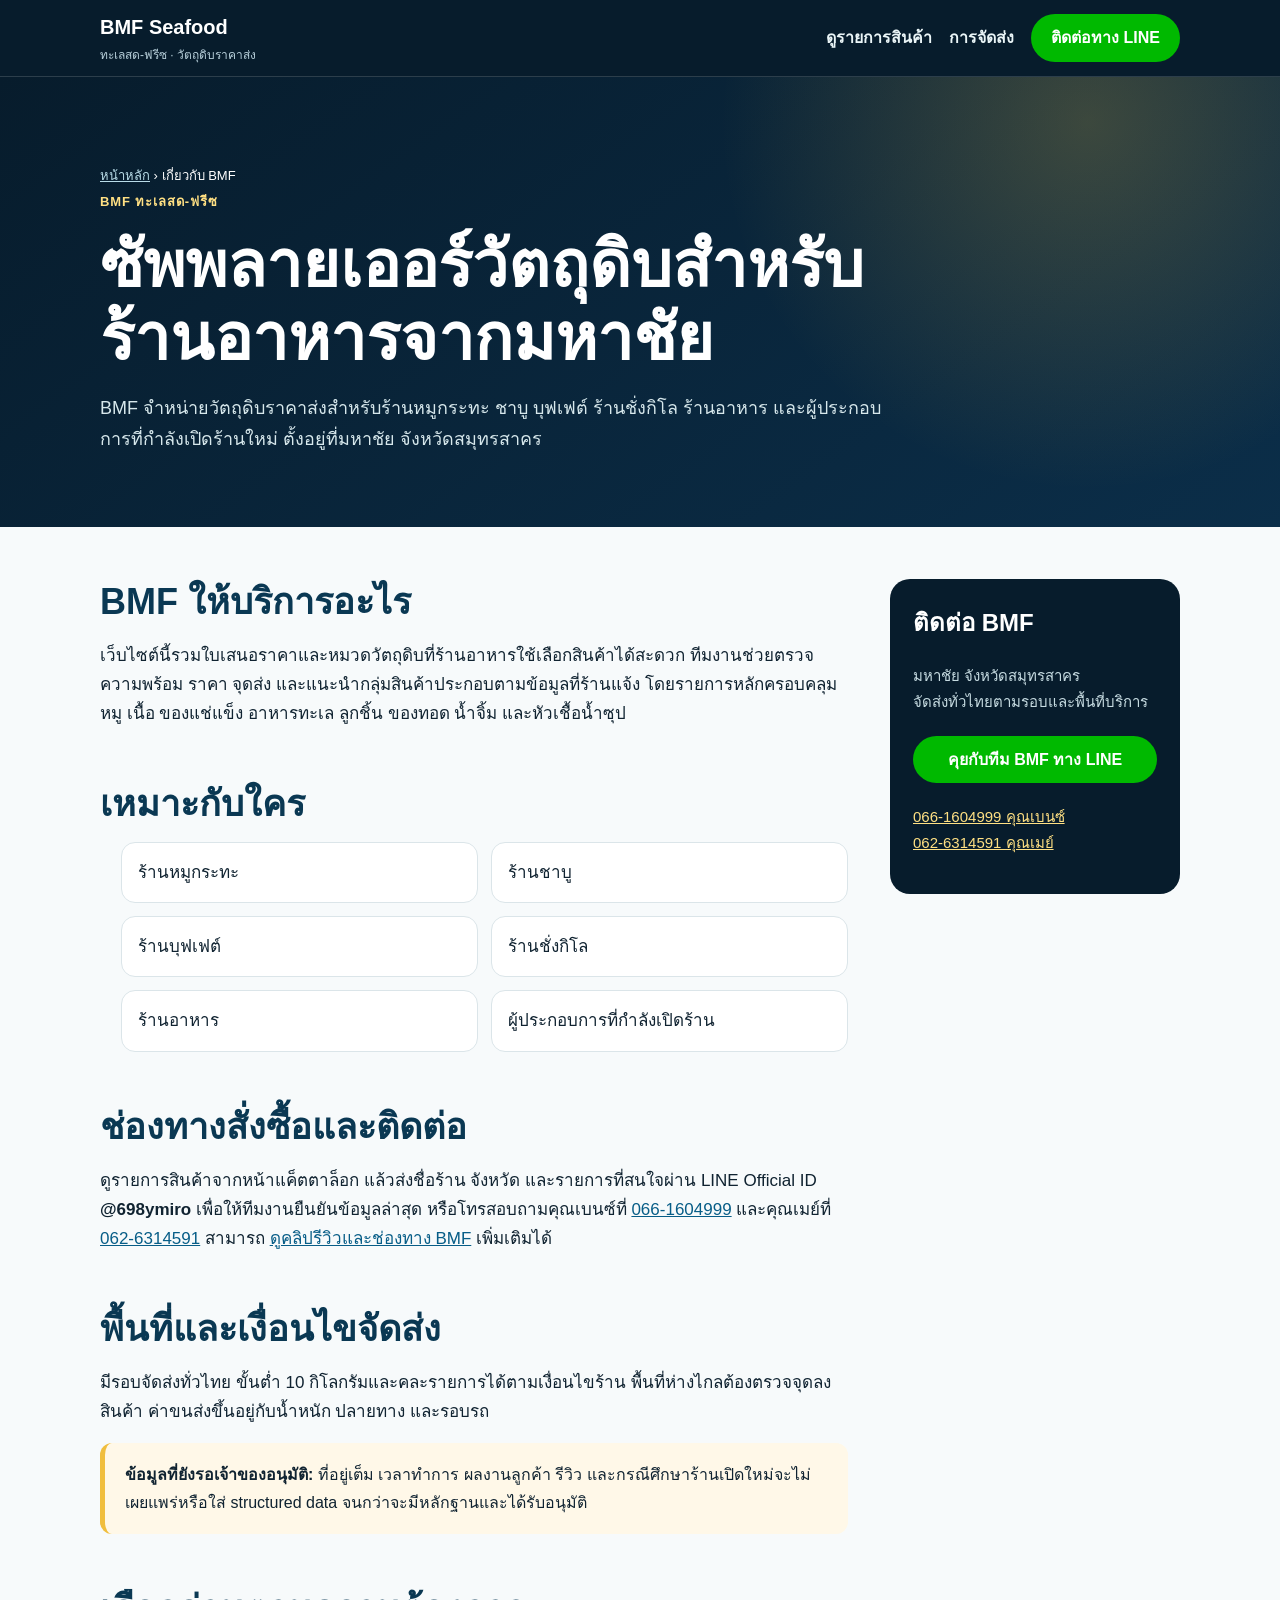
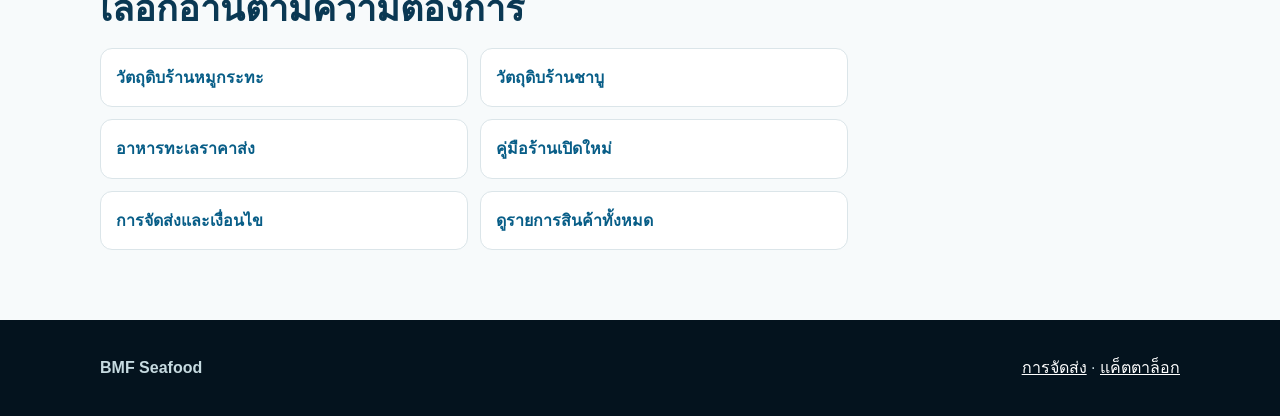
<file: about-bmf/index.html>
<!doctype html><html lang="th"><head><meta charset="utf-8"><meta name="viewport" content="width=device-width,initial-scale=1"><title>เกี่ยวกับ BMF ทะเลสด-ฟรีซ | วัตถุดิบราคาส่ง</title><meta name="description" content="รู้จัก BMF ทะเลสด-ฟรีซ ผู้จำหน่ายวัตถุดิบราคาส่งสำหรับร้านหมูกระทะ ชาบู บุฟเฟต์ ร้านอาหาร และผู้ประกอบการร้านใหม่ จากมหาชัย"><link rel="canonical" href="https://price.bmf-seafood.com/about-bmf/"><meta property="og:type" content="article"><meta property="og:locale" content="th_TH"><meta property="og:title" content="เกี่ยวกับ BMF ทะเลสด-ฟรีซ"><meta property="og:description" content="ข้อมูลบริการ ช่องทางติดต่อ และพื้นที่จัดส่งของ BMF"><meta property="og:url" content="https://price.bmf-seafood.com/about-bmf/"><meta property="og:image" content="https://price.bmf-seafood.com/assets/bmf-bear-logo-transparent.png"><meta name="bmf-ga4-id" content=""><link rel="stylesheet" href="/seo-pages.css"><script type="application/ld+json">{"@context":"https://schema.org","@type":"BreadcrumbList","itemListElement":[{"@type":"ListItem","position":1,"name":"หน้าหลัก","item":"https://price.bmf-seafood.com/"},{"@type":"ListItem","position":2,"name":"เกี่ยวกับ BMF","item":"https://price.bmf-seafood.com/about-bmf/"}]}</script></head><body>
<header class="site-header"><div class="shell header-inner"><a class="brand" href="/">BMF Seafood<span>ทะเลสด-ฟรีซ · วัตถุดิบราคาส่ง</span></a><nav class="header-nav"><a href="/">ดูรายการสินค้า</a><a href="/delivery/">การจัดส่ง</a><a class="line-button" href="https://lin.ee/efzRzmW" target="_blank" rel="noopener">ติดต่อทาง LINE</a></nav></div></header><main><section class="hero"><div class="shell"><nav class="breadcrumbs"><a href="/">หน้าหลัก</a> › เกี่ยวกับ BMF</nav><span class="eyebrow">BMF ทะเลสด-ฟรีซ</span><h1>ซัพพลายเออร์วัตถุดิบสำหรับร้านอาหารจากมหาชัย</h1><p>BMF จำหน่ายวัตถุดิบราคาส่งสำหรับร้านหมูกระทะ ชาบู บุฟเฟต์ ร้านชั่งกิโล ร้านอาหาร และผู้ประกอบการที่กำลังเปิดร้านใหม่ ตั้งอยู่ที่มหาชัย จังหวัดสมุทรสาคร</p></div></section><div class="shell content"><article class="article"><h2>BMF ให้บริการอะไร</h2><p>เว็บไซต์นี้รวมใบเสนอราคาและหมวดวัตถุดิบที่ร้านอาหารใช้เลือกสินค้าได้สะดวก ทีมงานช่วยตรวจความพร้อม ราคา จุดส่ง และแนะนำกลุ่มสินค้าประกอบตามข้อมูลที่ร้านแจ้ง โดยรายการหลักครอบคลุมหมู เนื้อ ของแช่แข็ง อาหารทะเล ลูกชิ้น ของทอด น้ำจิ้ม และหัวเชื้อน้ำซุป</p><h2>เหมาะกับใคร</h2><ul class="product-list"><li>ร้านหมูกระทะ</li><li>ร้านชาบู</li><li>ร้านบุฟเฟต์</li><li>ร้านชั่งกิโล</li><li>ร้านอาหาร</li><li>ผู้ประกอบการที่กำลังเปิดร้าน</li></ul><h2>ช่องทางสั่งซื้อและติดต่อ</h2><p>ดูรายการสินค้าจากหน้าแค็ตตาล็อก แล้วส่งชื่อร้าน จังหวัด และรายการที่สนใจผ่าน LINE Official ID <strong>@698ymiro</strong> เพื่อให้ทีมงานยืนยันข้อมูลล่าสุด หรือโทรสอบถามคุณเบนซ์ที่ <a href="tel:0661604999">066-1604999</a> และคุณเมย์ที่ <a href="tel:0626314591">062-6314591</a> สามารถ <a href="https://www.openlink.co/bmf" target="_blank" rel="noopener">ดูคลิปรีวิวและช่องทาง BMF</a> เพิ่มเติมได้</p><h2>พื้นที่และเงื่อนไขจัดส่ง</h2><p>มีรอบจัดส่งทั่วไทย ขั้นต่ำ 10 กิโลกรัมและคละรายการได้ตามเงื่อนไขร้าน พื้นที่ห่างไกลต้องตรวจจุดลงสินค้า ค่าขนส่งขึ้นอยู่กับน้ำหนัก ปลายทาง และรอบรถ</p><div class="notice"><strong>ข้อมูลที่ยังรอเจ้าของอนุมัติ:</strong> ที่อยู่เต็ม เวลาทำการ ผลงานลูกค้า รีวิว และกรณีศึกษาร้านเปิดใหม่จะไม่เผยแพร่หรือใส่ structured data จนกว่าจะมีหลักฐานและได้รับอนุมัติ</div><h2>เลือกอ่านตามความต้องการ</h2><div class="link-grid"><a href="/wholesale-mookata/">วัตถุดิบร้านหมูกระทะ</a><a href="/shabu-supplies/">วัตถุดิบร้านชาบู</a><a href="/seafood-wholesale/">อาหารทะเลราคาส่ง</a><a href="/restaurant-startup/">คู่มือร้านเปิดใหม่</a><a href="/delivery/">การจัดส่งและเงื่อนไข</a><a href="/">ดูรายการสินค้าทั้งหมด</a></div></article><aside><div class="side-card"><h2>ติดต่อ BMF</h2><p>มหาชัย จังหวัดสมุทรสาคร<br>จัดส่งทั่วไทยตามรอบและพื้นที่บริการ</p><a class="cta" href="https://lin.ee/efzRzmW" target="_blank" rel="noopener">คุยกับทีม BMF ทาง LINE</a><p><a href="tel:0661604999">066-1604999 คุณเบนซ์</a><br><a href="tel:0626314591">062-6314591 คุณเมย์</a></p></div></aside></div></main><footer class="footer"><div class="shell footer-inner"><strong>BMF Seafood</strong><div><a href="/delivery/">การจัดส่ง</a> · <a href="/">แค็ตตาล็อก</a></div></div></footer><a class="mobile-line" href="https://lin.ee/efzRzmW" target="_blank" rel="noopener">ติดต่อ BMF ทาง LINE</a><script src="/analytics.js" defer></script></body></html>
</file>
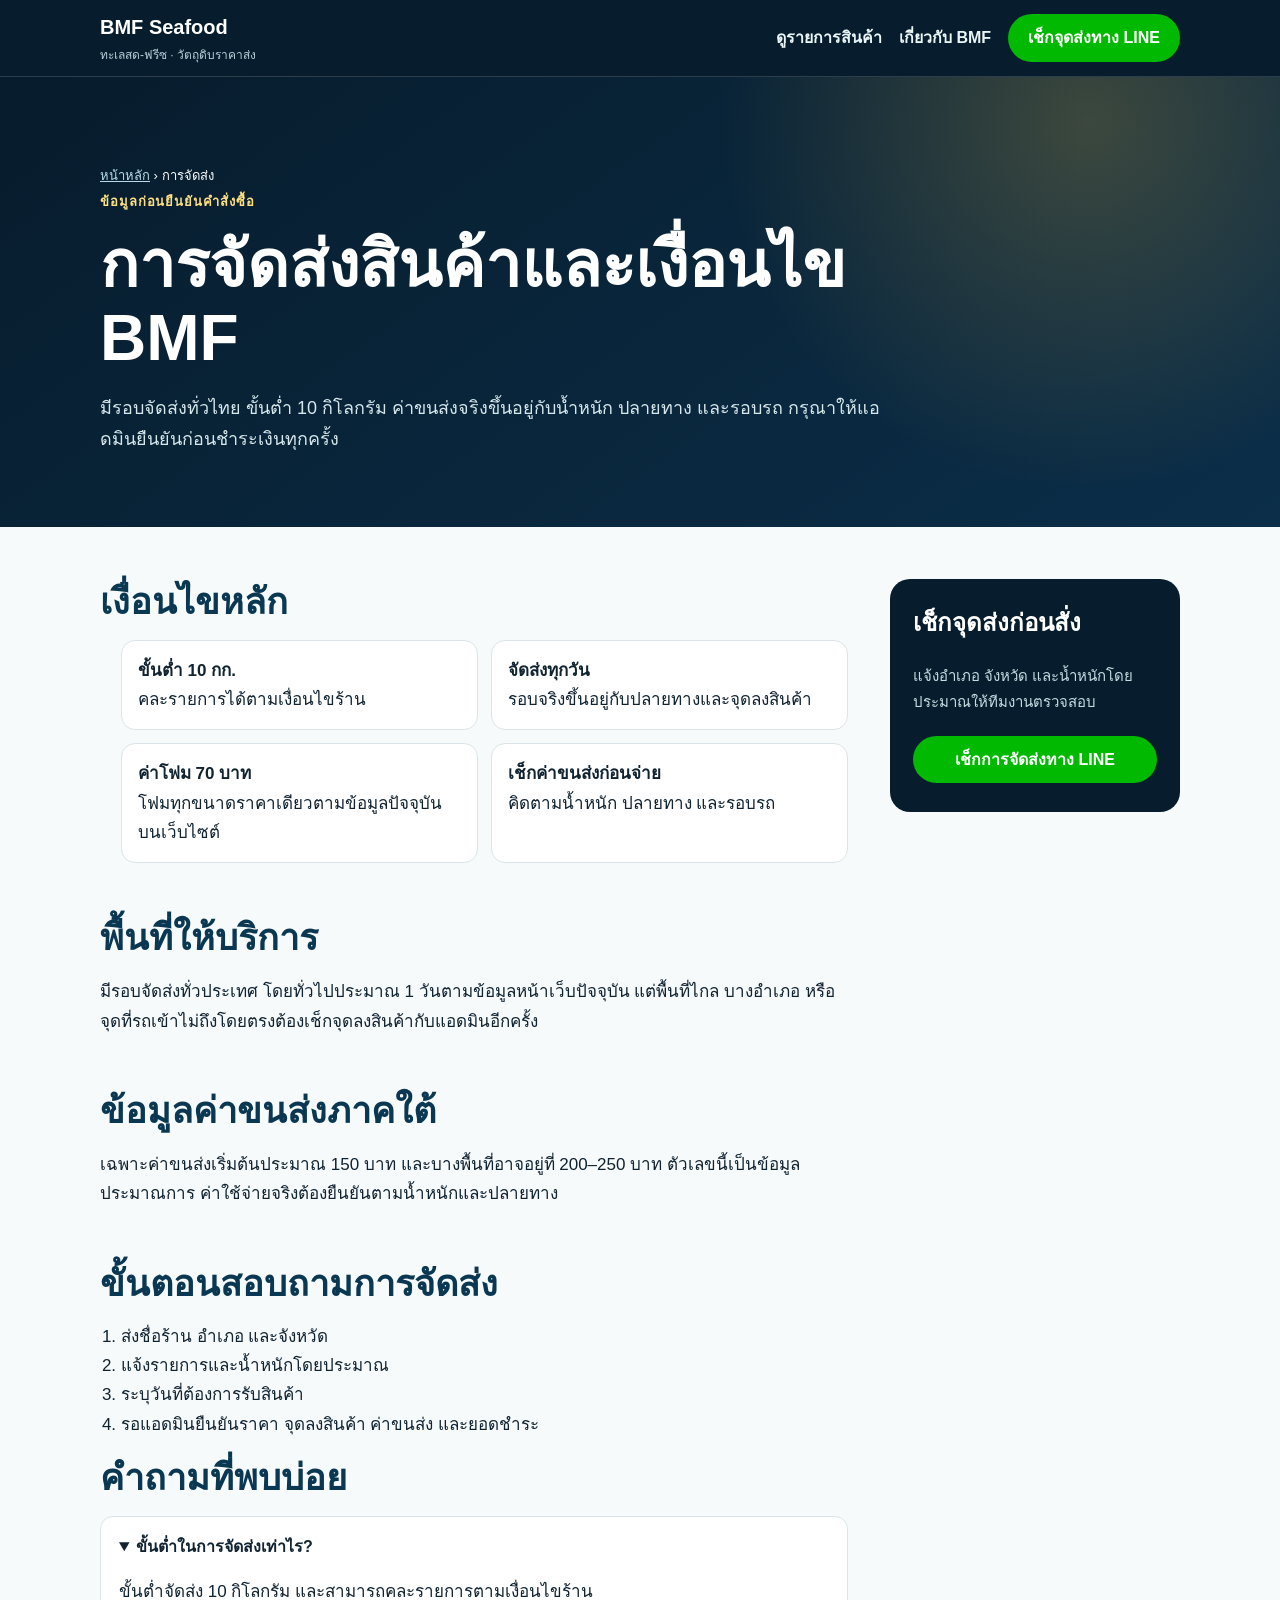
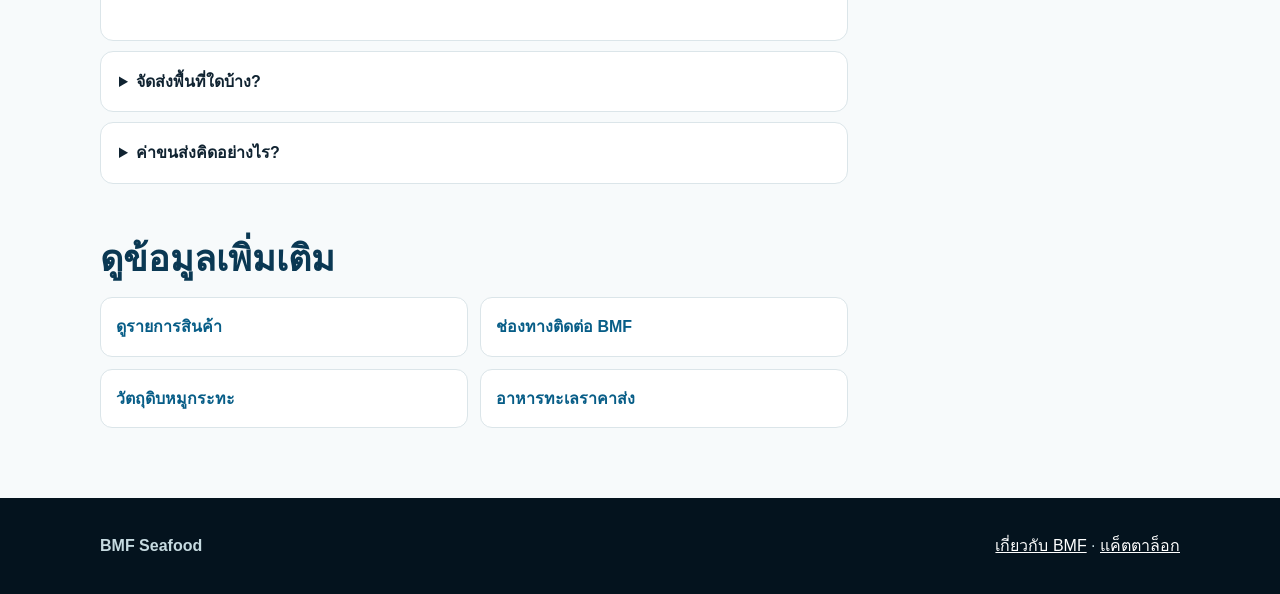
<file: delivery/index.html>
<!doctype html><html lang="th"><head><meta charset="utf-8"><meta name="viewport" content="width=device-width,initial-scale=1"><title>การจัดส่งวัตถุดิบและเงื่อนไข | BMF Seafood</title><meta name="description" content="ข้อมูลการจัดส่ง BMF ขั้นต่ำ 10 กก. รอบส่งทั่วไทย ค่าโฟม 70 บาท และเงื่อนไขค่าขนส่งตามน้ำหนัก ปลายทาง และรอบรถ"><link rel="canonical" href="https://price.bmf-seafood.com/delivery/"><meta property="og:type" content="article"><meta property="og:locale" content="th_TH"><meta property="og:title" content="การจัดส่งและเงื่อนไข | BMF Seafood"><meta property="og:description" content="ตรวจขั้นต่ำ ค่าโฟม พื้นที่บริการ และวิธียืนยันค่าขนส่งก่อนสั่งซื้อ"><meta property="og:url" content="https://price.bmf-seafood.com/delivery/"><meta property="og:image" content="https://price.bmf-seafood.com/assets/bmf-bear-logo-transparent.png"><meta name="bmf-ga4-id" content=""><link rel="stylesheet" href="/seo-pages.css"><script type="application/ld+json">{"@context":"https://schema.org","@graph":[{"@type":"BreadcrumbList","itemListElement":[{"@type":"ListItem","position":1,"name":"หน้าหลัก","item":"https://price.bmf-seafood.com/"},{"@type":"ListItem","position":2,"name":"การจัดส่ง","item":"https://price.bmf-seafood.com/delivery/"}]},{"@type":"FAQPage","mainEntity":[{"@type":"Question","name":"ขั้นต่ำในการจัดส่งเท่าไร","acceptedAnswer":{"@type":"Answer","text":"ขั้นต่ำจัดส่ง 10 กิโลกรัม และสามารถคละรายการตามเงื่อนไขร้าน"}},{"@type":"Question","name":"จัดส่งพื้นที่ใดบ้าง","acceptedAnswer":{"@type":"Answer","text":"BMF มีรอบจัดส่งทั่วไทย พื้นที่ไกลหรือบางอำเภอต้องยืนยันจุดลงสินค้ากับแอดมิน"}},{"@type":"Question","name":"ค่าขนส่งคิดอย่างไร","acceptedAnswer":{"@type":"Answer","text":"ค่าขนส่งจริงขึ้นอยู่กับน้ำหนัก ปลายทาง และรอบรถ ต้องยืนยันกับแอดมินก่อนชำระเงิน"}}]}]}</script></head><body>
<header class="site-header"><div class="shell header-inner"><a class="brand" href="/">BMF Seafood<span>ทะเลสด-ฟรีซ · วัตถุดิบราคาส่ง</span></a><nav class="header-nav"><a href="/">ดูรายการสินค้า</a><a href="/about-bmf/">เกี่ยวกับ BMF</a><a class="line-button" href="https://lin.ee/efzRzmW" target="_blank" rel="noopener">เช็กจุดส่งทาง LINE</a></nav></div></header><main><section class="hero"><div class="shell"><nav class="breadcrumbs"><a href="/">หน้าหลัก</a> › การจัดส่ง</nav><span class="eyebrow">ข้อมูลก่อนยืนยันคำสั่งซื้อ</span><h1>การจัดส่งสินค้าและเงื่อนไข BMF</h1><p>มีรอบจัดส่งทั่วไทย ขั้นต่ำ 10 กิโลกรัม ค่าขนส่งจริงขึ้นอยู่กับน้ำหนัก ปลายทาง และรอบรถ กรุณาให้แอดมินยืนยันก่อนชำระเงินทุกครั้ง</p></div></section><div class="shell content"><article class="article"><h2>เงื่อนไขหลัก</h2><ul class="product-list"><li><strong>ขั้นต่ำ 10 กก.</strong><br>คละรายการได้ตามเงื่อนไขร้าน</li><li><strong>จัดส่งทุกวัน</strong><br>รอบจริงขึ้นอยู่กับปลายทางและจุดลงสินค้า</li><li><strong>ค่าโฟม 70 บาท</strong><br>โฟมทุกขนาดราคาเดียวตามข้อมูลปัจจุบันบนเว็บไซต์</li><li><strong>เช็กค่าขนส่งก่อนจ่าย</strong><br>คิดตามน้ำหนัก ปลายทาง และรอบรถ</li></ul><h2>พื้นที่ให้บริการ</h2><p>มีรอบจัดส่งทั่วประเทศ โดยทั่วไปประมาณ 1 วันตามข้อมูลหน้าเว็บปัจจุบัน แต่พื้นที่ไกล บางอำเภอ หรือจุดที่รถเข้าไม่ถึงโดยตรงต้องเช็กจุดลงสินค้ากับแอดมินอีกครั้ง</p><h2>ข้อมูลค่าขนส่งภาคใต้</h2><p>เฉพาะค่าขนส่งเริ่มต้นประมาณ 150 บาท และบางพื้นที่อาจอยู่ที่ 200–250 บาท ตัวเลขนี้เป็นข้อมูลประมาณการ ค่าใช้จ่ายจริงต้องยืนยันตามน้ำหนักและปลายทาง</p><h2>ขั้นตอนสอบถามการจัดส่ง</h2><ol><li>ส่งชื่อร้าน อำเภอ และจังหวัด</li><li>แจ้งรายการและน้ำหนักโดยประมาณ</li><li>ระบุวันที่ต้องการรับสินค้า</li><li>รอแอดมินยืนยันราคา จุดลงสินค้า ค่าขนส่ง และยอดชำระ</li></ol><section class="faq"><h2>คำถามที่พบบ่อย</h2><details open><summary>ขั้นต่ำในการจัดส่งเท่าไร?</summary><p>ขั้นต่ำจัดส่ง 10 กิโลกรัม และสามารถคละรายการตามเงื่อนไขร้าน</p></details><details><summary>จัดส่งพื้นที่ใดบ้าง?</summary><p>BMF มีรอบจัดส่งทั่วไทย พื้นที่ไกลหรือบางอำเภอต้องยืนยันจุดลงสินค้ากับแอดมิน</p></details><details><summary>ค่าขนส่งคิดอย่างไร?</summary><p>ค่าขนส่งจริงขึ้นอยู่กับน้ำหนัก ปลายทาง และรอบรถ ต้องยืนยันกับแอดมินก่อนชำระเงิน</p></details></section><h2>ดูข้อมูลเพิ่มเติม</h2><div class="link-grid"><a href="/">ดูรายการสินค้า</a><a href="/about-bmf/">ช่องทางติดต่อ BMF</a><a href="/wholesale-mookata/">วัตถุดิบหมูกระทะ</a><a href="/seafood-wholesale/">อาหารทะเลราคาส่ง</a></div></article><aside><div class="side-card"><h2>เช็กจุดส่งก่อนสั่ง</h2><p>แจ้งอำเภอ จังหวัด และน้ำหนักโดยประมาณให้ทีมงานตรวจสอบ</p><a class="cta" href="https://lin.ee/efzRzmW" target="_blank" rel="noopener">เช็กการจัดส่งทาง LINE</a></div></aside></div></main><footer class="footer"><div class="shell footer-inner"><strong>BMF Seafood</strong><div><a href="/about-bmf/">เกี่ยวกับ BMF</a> · <a href="/">แค็ตตาล็อก</a></div></div></footer><a class="mobile-line" href="https://lin.ee/efzRzmW" target="_blank" rel="noopener">เช็กจุดส่งทาง LINE</a><script src="/analytics.js" defer></script></body></html>
</file>
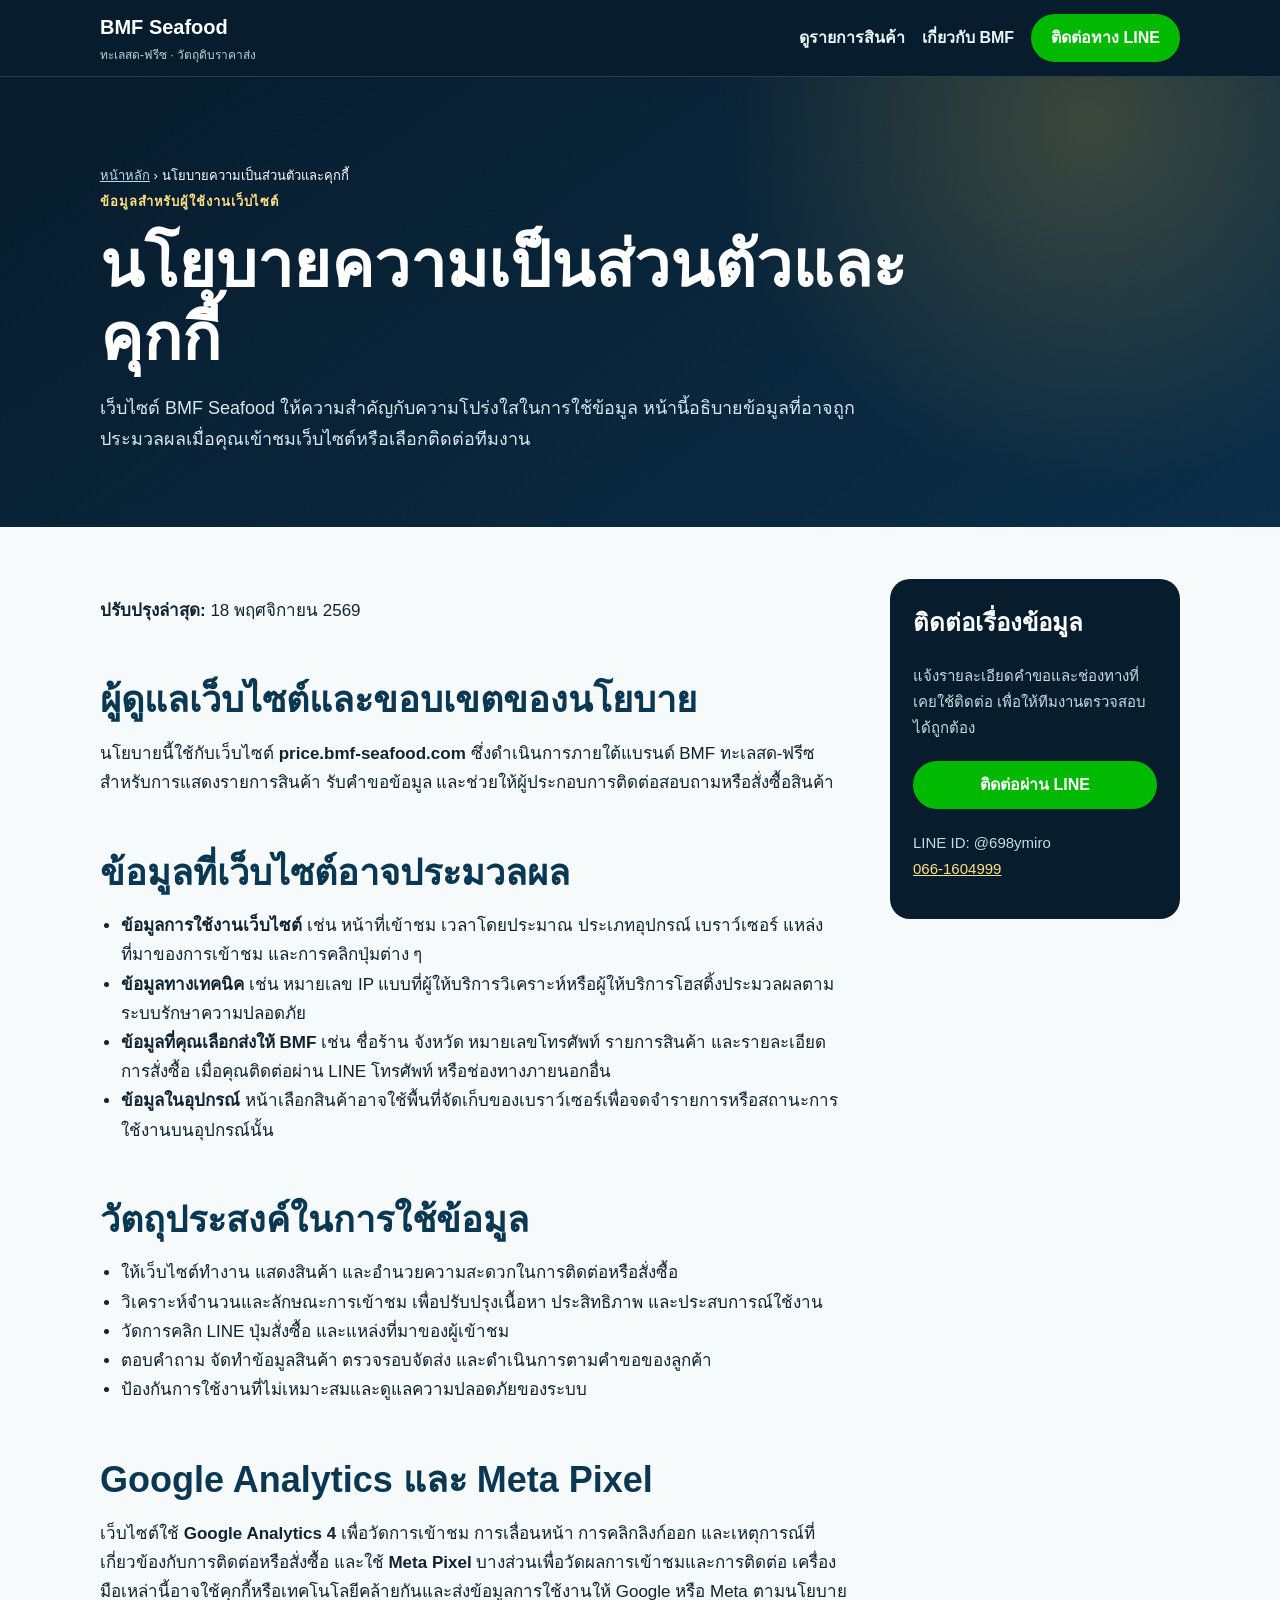
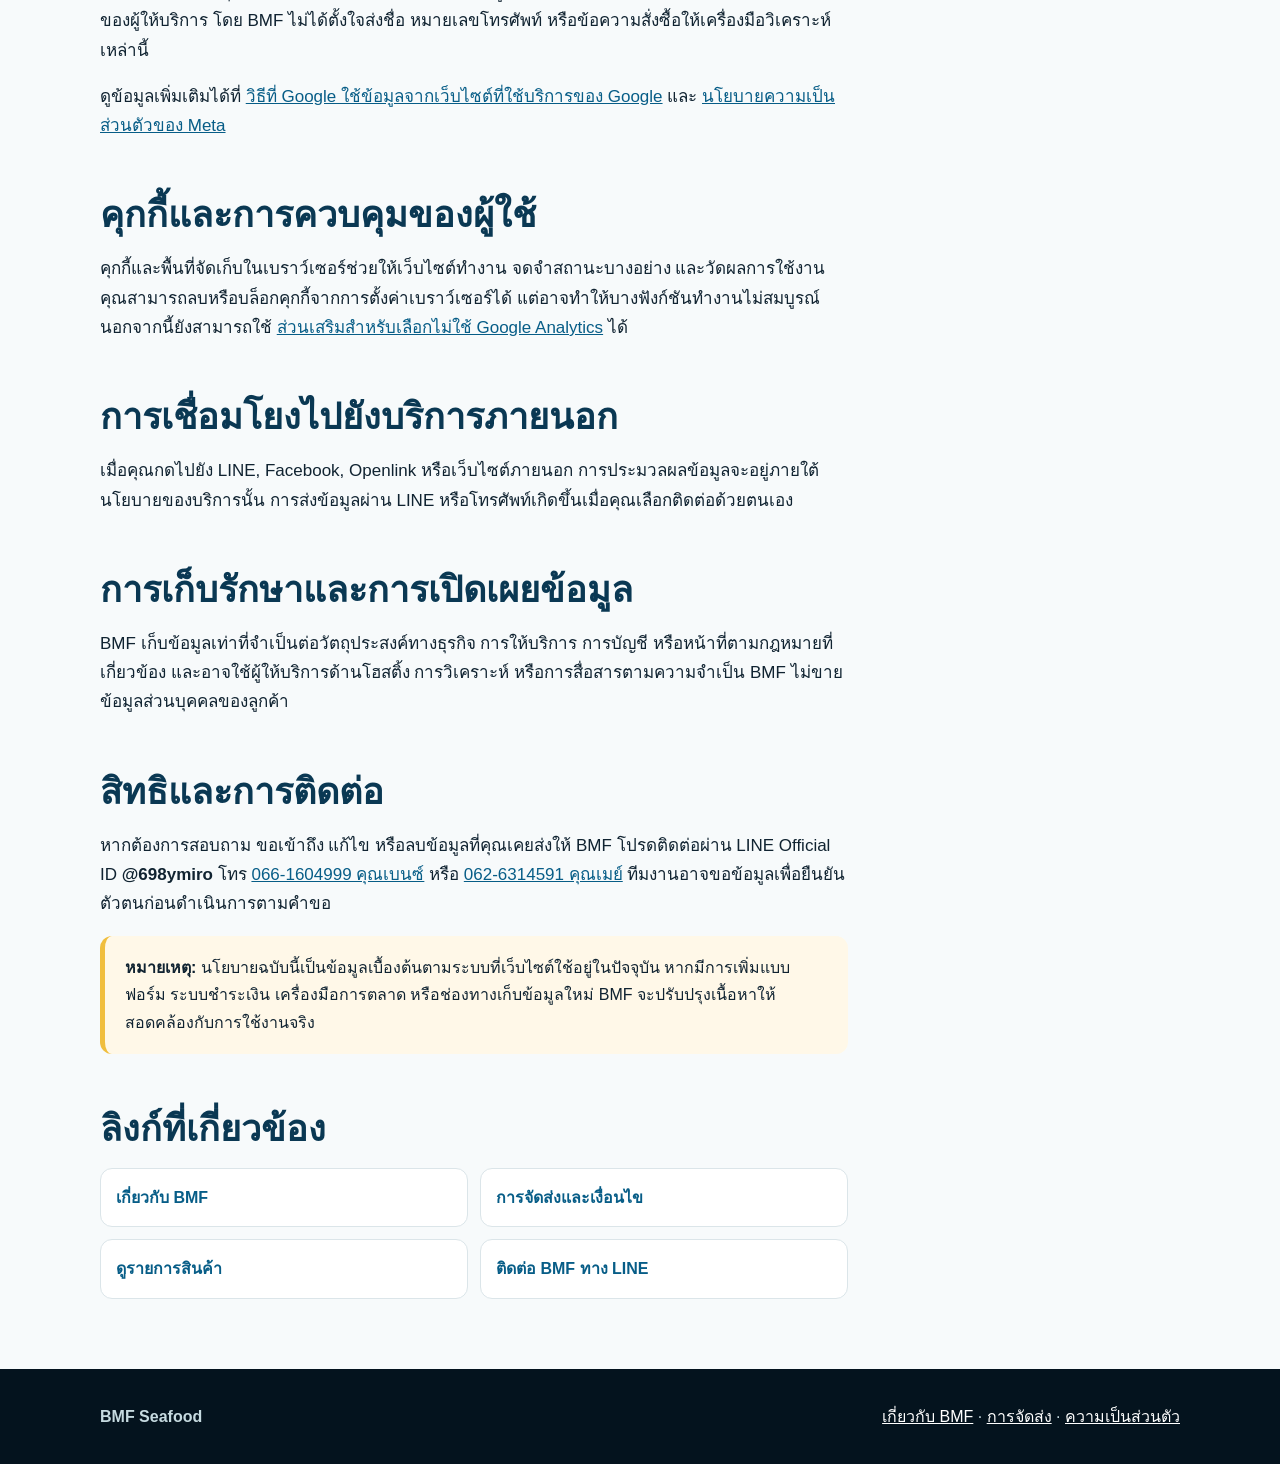
<file: privacy/index.html>
<!doctype html><html lang="th"><head><meta charset="utf-8"><meta name="viewport" content="width=device-width,initial-scale=1"><title>นโยบายความเป็นส่วนตัวและคุกกี้ | BMF Seafood</title><meta name="description" content="นโยบายความเป็นส่วนตัวและคุกกี้ของเว็บไซต์ BMF Seafood อธิบายข้อมูลที่เว็บไซต์ใช้ เครื่องมือวิเคราะห์ ช่องทางติดต่อ และสิทธิของผู้ใช้งาน"><link rel="canonical" href="https://price.bmf-seafood.com/privacy/"><meta property="og:type" content="article"><meta property="og:locale" content="th_TH"><meta property="og:title" content="นโยบายความเป็นส่วนตัวและคุกกี้ | BMF Seafood"><meta property="og:description" content="รายละเอียดการใช้ Google Analytics, Meta Pixel, คุกกี้ และช่องทางติดต่อ BMF"><meta property="og:url" content="https://price.bmf-seafood.com/privacy/"><meta property="og:image" content="https://price.bmf-seafood.com/assets/bmf-bear-logo-transparent.png"><link rel="stylesheet" href="/seo-pages.css"><script type="application/ld+json">{"@context":"https://schema.org","@type":"BreadcrumbList","itemListElement":[{"@type":"ListItem","position":1,"name":"หน้าหลัก","item":"https://price.bmf-seafood.com/"},{"@type":"ListItem","position":2,"name":"นโยบายความเป็นส่วนตัวและคุกกี้","item":"https://price.bmf-seafood.com/privacy/"}]}</script></head><body>
<header class="site-header"><div class="shell header-inner"><a class="brand" href="/">BMF Seafood<span>ทะเลสด-ฟรีซ · วัตถุดิบราคาส่ง</span></a><nav class="header-nav"><a href="/">ดูรายการสินค้า</a><a href="/about-bmf/">เกี่ยวกับ BMF</a><a class="line-button" href="https://lin.ee/efzRzmW" target="_blank" rel="noopener">ติดต่อทาง LINE</a></nav></div></header>
<main><section class="hero"><div class="shell"><nav class="breadcrumbs"><a href="/">หน้าหลัก</a> › นโยบายความเป็นส่วนตัวและคุกกี้</nav><span class="eyebrow">ข้อมูลสำหรับผู้ใช้งานเว็บไซต์</span><h1>นโยบายความเป็นส่วนตัวและคุกกี้</h1><p>เว็บไซต์ BMF Seafood ให้ความสำคัญกับความโปร่งใสในการใช้ข้อมูล หน้านี้อธิบายข้อมูลที่อาจถูกประมวลผลเมื่อคุณเข้าชมเว็บไซต์หรือเลือกติดต่อทีมงาน</p></div></section><div class="shell content"><article class="article">
<p><strong>ปรับปรุงล่าสุด:</strong> 18 พฤศจิกายน 2569</p>
<h2>ผู้ดูแลเว็บไซต์และขอบเขตของนโยบาย</h2><p>นโยบายนี้ใช้กับเว็บไซต์ <strong>price.bmf-seafood.com</strong> ซึ่งดำเนินการภายใต้แบรนด์ BMF ทะเลสด-ฟรีซ สำหรับการแสดงรายการสินค้า รับคำขอข้อมูล และช่วยให้ผู้ประกอบการติดต่อสอบถามหรือสั่งซื้อสินค้า</p>
<h2>ข้อมูลที่เว็บไซต์อาจประมวลผล</h2><ul><li><strong>ข้อมูลการใช้งานเว็บไซต์</strong> เช่น หน้าที่เข้าชม เวลาโดยประมาณ ประเภทอุปกรณ์ เบราว์เซอร์ แหล่งที่มาของการเข้าชม และการคลิกปุ่มต่าง ๆ</li><li><strong>ข้อมูลทางเทคนิค</strong> เช่น หมายเลข IP แบบที่ผู้ให้บริการวิเคราะห์หรือผู้ให้บริการโฮสติ้งประมวลผลตามระบบรักษาความปลอดภัย</li><li><strong>ข้อมูลที่คุณเลือกส่งให้ BMF</strong> เช่น ชื่อร้าน จังหวัด หมายเลขโทรศัพท์ รายการสินค้า และรายละเอียดการสั่งซื้อ เมื่อคุณติดต่อผ่าน LINE โทรศัพท์ หรือช่องทางภายนอกอื่น</li><li><strong>ข้อมูลในอุปกรณ์</strong> หน้าเลือกสินค้าอาจใช้พื้นที่จัดเก็บของเบราว์เซอร์เพื่อจดจำรายการหรือสถานะการใช้งานบนอุปกรณ์นั้น</li></ul>
<h2>วัตถุประสงค์ในการใช้ข้อมูล</h2><ul><li>ให้เว็บไซต์ทำงาน แสดงสินค้า และอำนวยความสะดวกในการติดต่อหรือสั่งซื้อ</li><li>วิเคราะห์จำนวนและลักษณะการเข้าชม เพื่อปรับปรุงเนื้อหา ประสิทธิภาพ และประสบการณ์ใช้งาน</li><li>วัดการคลิก LINE ปุ่มสั่งซื้อ และแหล่งที่มาของผู้เข้าชม</li><li>ตอบคำถาม จัดทำข้อมูลสินค้า ตรวจรอบจัดส่ง และดำเนินการตามคำขอของลูกค้า</li><li>ป้องกันการใช้งานที่ไม่เหมาะสมและดูแลความปลอดภัยของระบบ</li></ul>
<h2>Google Analytics และ Meta Pixel</h2><p>เว็บไซต์ใช้ <strong>Google Analytics 4</strong> เพื่อวัดการเข้าชม การเลื่อนหน้า การคลิกลิงก์ออก และเหตุการณ์ที่เกี่ยวข้องกับการติดต่อหรือสั่งซื้อ และใช้ <strong>Meta Pixel</strong> บางส่วนเพื่อวัดผลการเข้าชมและการติดต่อ เครื่องมือเหล่านี้อาจใช้คุกกี้หรือเทคโนโลยีคล้ายกันและส่งข้อมูลการใช้งานให้ Google หรือ Meta ตามนโยบายของผู้ให้บริการ โดย BMF ไม่ได้ตั้งใจส่งชื่อ หมายเลขโทรศัพท์ หรือข้อความสั่งซื้อให้เครื่องมือวิเคราะห์เหล่านี้</p><p>ดูข้อมูลเพิ่มเติมได้ที่ <a href="https://policies.google.com/technologies/partner-sites" target="_blank" rel="noopener">วิธีที่ Google ใช้ข้อมูลจากเว็บไซต์ที่ใช้บริการของ Google</a> และ <a href="https://www.facebook.com/privacy/policy/" target="_blank" rel="noopener">นโยบายความเป็นส่วนตัวของ Meta</a></p>
<h2>คุกกี้และการควบคุมของผู้ใช้</h2><p>คุกกี้และพื้นที่จัดเก็บในเบราว์เซอร์ช่วยให้เว็บไซต์ทำงาน จดจำสถานะบางอย่าง และวัดผลการใช้งาน คุณสามารถลบหรือบล็อกคุกกี้จากการตั้งค่าเบราว์เซอร์ได้ แต่อาจทำให้บางฟังก์ชันทำงานไม่สมบูรณ์ นอกจากนี้ยังสามารถใช้ <a href="https://tools.google.com/dlpage/gaoptout" target="_blank" rel="noopener">ส่วนเสริมสำหรับเลือกไม่ใช้ Google Analytics</a> ได้</p>
<h2>การเชื่อมโยงไปยังบริการภายนอก</h2><p>เมื่อคุณกดไปยัง LINE, Facebook, Openlink หรือเว็บไซต์ภายนอก การประมวลผลข้อมูลจะอยู่ภายใต้นโยบายของบริการนั้น การส่งข้อมูลผ่าน LINE หรือโทรศัพท์เกิดขึ้นเมื่อคุณเลือกติดต่อด้วยตนเอง</p>
<h2>การเก็บรักษาและการเปิดเผยข้อมูล</h2><p>BMF เก็บข้อมูลเท่าที่จำเป็นต่อวัตถุประสงค์ทางธุรกิจ การให้บริการ การบัญชี หรือหน้าที่ตามกฎหมายที่เกี่ยวข้อง และอาจใช้ผู้ให้บริการด้านโฮสติ้ง การวิเคราะห์ หรือการสื่อสารตามความจำเป็น BMF ไม่ขายข้อมูลส่วนบุคคลของลูกค้า</p>
<h2>สิทธิและการติดต่อ</h2><p>หากต้องการสอบถาม ขอเข้าถึง แก้ไข หรือลบข้อมูลที่คุณเคยส่งให้ BMF โปรดติดต่อผ่าน LINE Official ID <strong>@698ymiro</strong> โทร <a href="tel:0661604999">066-1604999 คุณเบนซ์</a> หรือ <a href="tel:0626314591">062-6314591 คุณเมย์</a> ทีมงานอาจขอข้อมูลเพื่อยืนยันตัวตนก่อนดำเนินการตามคำขอ</p>
<div class="notice"><strong>หมายเหตุ:</strong> นโยบายฉบับนี้เป็นข้อมูลเบื้องต้นตามระบบที่เว็บไซต์ใช้อยู่ในปัจจุบัน หากมีการเพิ่มแบบฟอร์ม ระบบชำระเงิน เครื่องมือการตลาด หรือช่องทางเก็บข้อมูลใหม่ BMF จะปรับปรุงเนื้อหาให้สอดคล้องกับการใช้งานจริง</div>
<h2>ลิงก์ที่เกี่ยวข้อง</h2><div class="link-grid"><a href="/about-bmf/">เกี่ยวกับ BMF</a><a href="/delivery/">การจัดส่งและเงื่อนไข</a><a href="/">ดูรายการสินค้า</a><a href="https://lin.ee/efzRzmW" target="_blank" rel="noopener">ติดต่อ BMF ทาง LINE</a></div>
</article><aside><div class="side-card"><h2>ติดต่อเรื่องข้อมูล</h2><p>แจ้งรายละเอียดคำขอและช่องทางที่เคยใช้ติดต่อ เพื่อให้ทีมงานตรวจสอบได้ถูกต้อง</p><a class="cta" href="https://lin.ee/efzRzmW" target="_blank" rel="noopener">ติดต่อผ่าน LINE</a><p>LINE ID: @698ymiro<br><a href="tel:0661604999">066-1604999</a></p></div></aside></div></main>
<footer class="footer"><div class="shell footer-inner"><strong>BMF Seafood</strong><div><a href="/about-bmf/">เกี่ยวกับ BMF</a> · <a href="/delivery/">การจัดส่ง</a> · <a href="/privacy/">ความเป็นส่วนตัว</a></div></div></footer><script src="/analytics.js" defer></script></body></html>
</file>
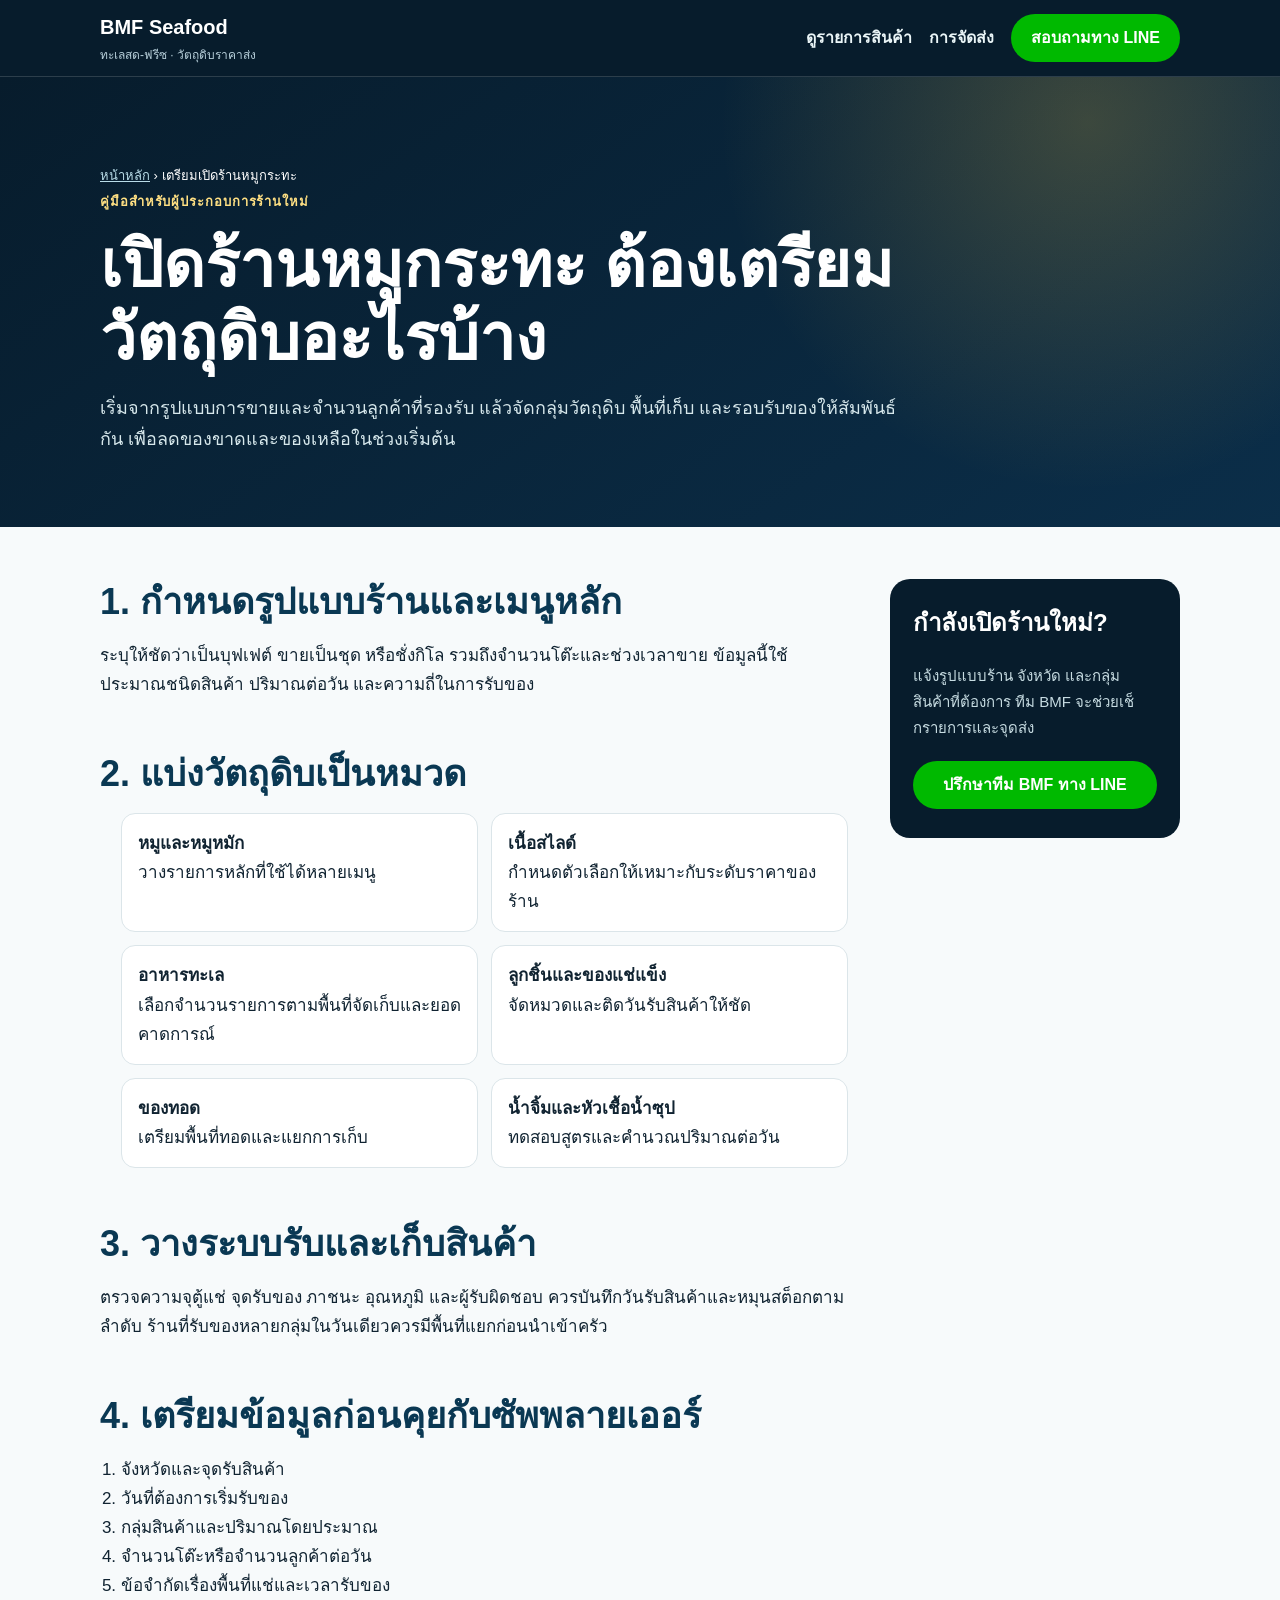
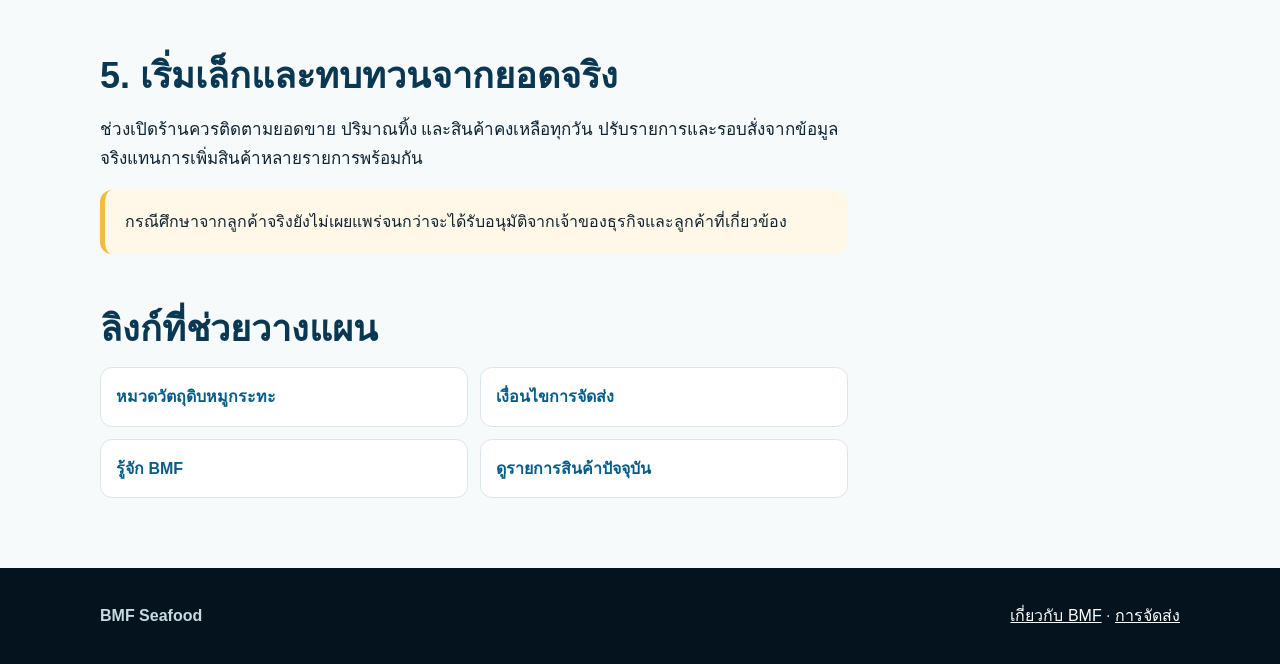
<file: restaurant-startup/index.html>
<!doctype html><html lang="th"><head><meta charset="utf-8"><meta name="viewport" content="width=device-width,initial-scale=1"><title>เปิดร้านหมูกระทะ ต้องเตรียมวัตถุดิบอะไรบ้าง | BMF</title><meta name="description" content="เช็กลิสต์วัตถุดิบและการวางระบบสำหรับผู้เริ่มเปิดร้านหมูกระทะ ตั้งแต่หมู เนื้อ ทะเล ของแช่แข็ง น้ำจิ้ม สต็อก และรอบจัดส่ง"><link rel="canonical" href="https://price.bmf-seafood.com/restaurant-startup/"><meta property="og:type" content="article"><meta property="og:locale" content="th_TH"><meta property="og:title" content="เปิดร้านหมูกระทะ ต้องเตรียมวัตถุดิบอะไรบ้าง"><meta property="og:description" content="เช็กลิสต์วางเมนู สต็อก และการรับของสำหรับร้านเปิดใหม่"><meta property="og:url" content="https://price.bmf-seafood.com/restaurant-startup/"><meta property="og:image" content="https://price.bmf-seafood.com/assets/bmf-bear-logo-transparent.png"><meta name="bmf-ga4-id" content=""><link rel="stylesheet" href="/seo-pages.css"><script type="application/ld+json">{"@context":"https://schema.org","@type":"BreadcrumbList","itemListElement":[{"@type":"ListItem","position":1,"name":"หน้าหลัก","item":"https://price.bmf-seafood.com/"},{"@type":"ListItem","position":2,"name":"เตรียมเปิดร้านหมูกระทะ","item":"https://price.bmf-seafood.com/restaurant-startup/"}]}</script></head><body>
<header class="site-header"><div class="shell header-inner"><a class="brand" href="/">BMF Seafood<span>ทะเลสด-ฟรีซ · วัตถุดิบราคาส่ง</span></a><nav class="header-nav"><a href="/">ดูรายการสินค้า</a><a href="/delivery/">การจัดส่ง</a><a class="line-button" href="https://lin.ee/efzRzmW" target="_blank" rel="noopener">สอบถามทาง LINE</a></nav></div></header><main><section class="hero"><div class="shell"><nav class="breadcrumbs"><a href="/">หน้าหลัก</a> › เตรียมเปิดร้านหมูกระทะ</nav><span class="eyebrow">คู่มือสำหรับผู้ประกอบการร้านใหม่</span><h1>เปิดร้านหมูกระทะ ต้องเตรียมวัตถุดิบอะไรบ้าง</h1><p>เริ่มจากรูปแบบการขายและจำนวนลูกค้าที่รองรับ แล้วจัดกลุ่มวัตถุดิบ พื้นที่เก็บ และรอบรับของให้สัมพันธ์กัน เพื่อลดของขาดและของเหลือในช่วงเริ่มต้น</p></div></section><div class="shell content"><article class="article"><h2>1. กำหนดรูปแบบร้านและเมนูหลัก</h2><p>ระบุให้ชัดว่าเป็นบุฟเฟต์ ขายเป็นชุด หรือชั่งกิโล รวมถึงจำนวนโต๊ะและช่วงเวลาขาย ข้อมูลนี้ใช้ประมาณชนิดสินค้า ปริมาณต่อวัน และความถี่ในการรับของ</p><h2>2. แบ่งวัตถุดิบเป็นหมวด</h2><ul class="product-list"><li><strong>หมูและหมูหมัก</strong><br>วางรายการหลักที่ใช้ได้หลายเมนู</li><li><strong>เนื้อสไลด์</strong><br>กำหนดตัวเลือกให้เหมาะกับระดับราคาของร้าน</li><li><strong>อาหารทะเล</strong><br>เลือกจำนวนรายการตามพื้นที่จัดเก็บและยอดคาดการณ์</li><li><strong>ลูกชิ้นและของแช่แข็ง</strong><br>จัดหมวดและติดวันรับสินค้าให้ชัด</li><li><strong>ของทอด</strong><br>เตรียมพื้นที่ทอดและแยกการเก็บ</li><li><strong>น้ำจิ้มและหัวเชื้อน้ำซุป</strong><br>ทดสอบสูตรและคำนวณปริมาณต่อวัน</li></ul><h2>3. วางระบบรับและเก็บสินค้า</h2><p>ตรวจความจุตู้แช่ จุดรับของ ภาชนะ อุณหภูมิ และผู้รับผิดชอบ ควรบันทึกวันรับสินค้าและหมุนสต็อกตามลำดับ ร้านที่รับของหลายกลุ่มในวันเดียวควรมีพื้นที่แยกก่อนนำเข้าครัว</p><h2>4. เตรียมข้อมูลก่อนคุยกับซัพพลายเออร์</h2><ol><li>จังหวัดและจุดรับสินค้า</li><li>วันที่ต้องการเริ่มรับของ</li><li>กลุ่มสินค้าและปริมาณโดยประมาณ</li><li>จำนวนโต๊ะหรือจำนวนลูกค้าต่อวัน</li><li>ข้อจำกัดเรื่องพื้นที่แช่และเวลารับของ</li></ol><h2>5. เริ่มเล็กและทบทวนจากยอดจริง</h2><p>ช่วงเปิดร้านควรติดตามยอดขาย ปริมาณทิ้ง และสินค้าคงเหลือทุกวัน ปรับรายการและรอบสั่งจากข้อมูลจริงแทนการเพิ่มสินค้าหลายรายการพร้อมกัน</p><div class="notice">กรณีศึกษาจากลูกค้าจริงยังไม่เผยแพร่จนกว่าจะได้รับอนุมัติจากเจ้าของธุรกิจและลูกค้าที่เกี่ยวข้อง</div><h2>ลิงก์ที่ช่วยวางแผน</h2><div class="link-grid"><a href="/wholesale-mookata/">หมวดวัตถุดิบหมูกระทะ</a><a href="/delivery/">เงื่อนไขการจัดส่ง</a><a href="/about-bmf/">รู้จัก BMF</a><a href="/">ดูรายการสินค้าปัจจุบัน</a></div></article><aside><div class="side-card"><h2>กำลังเปิดร้านใหม่?</h2><p>แจ้งรูปแบบร้าน จังหวัด และกลุ่มสินค้าที่ต้องการ ทีม BMF จะช่วยเช็กรายการและจุดส่ง</p><a class="cta" href="https://lin.ee/efzRzmW" target="_blank" rel="noopener">ปรึกษาทีม BMF ทาง LINE</a></div></aside></div></main><footer class="footer"><div class="shell footer-inner"><strong>BMF Seafood</strong><div><a href="/about-bmf/">เกี่ยวกับ BMF</a> · <a href="/delivery/">การจัดส่ง</a></div></div></footer><a class="mobile-line" href="https://lin.ee/efzRzmW" target="_blank" rel="noopener">ปรึกษาทีม BMF ทาง LINE</a><script src="/analytics.js" defer></script></body></html>
</file>
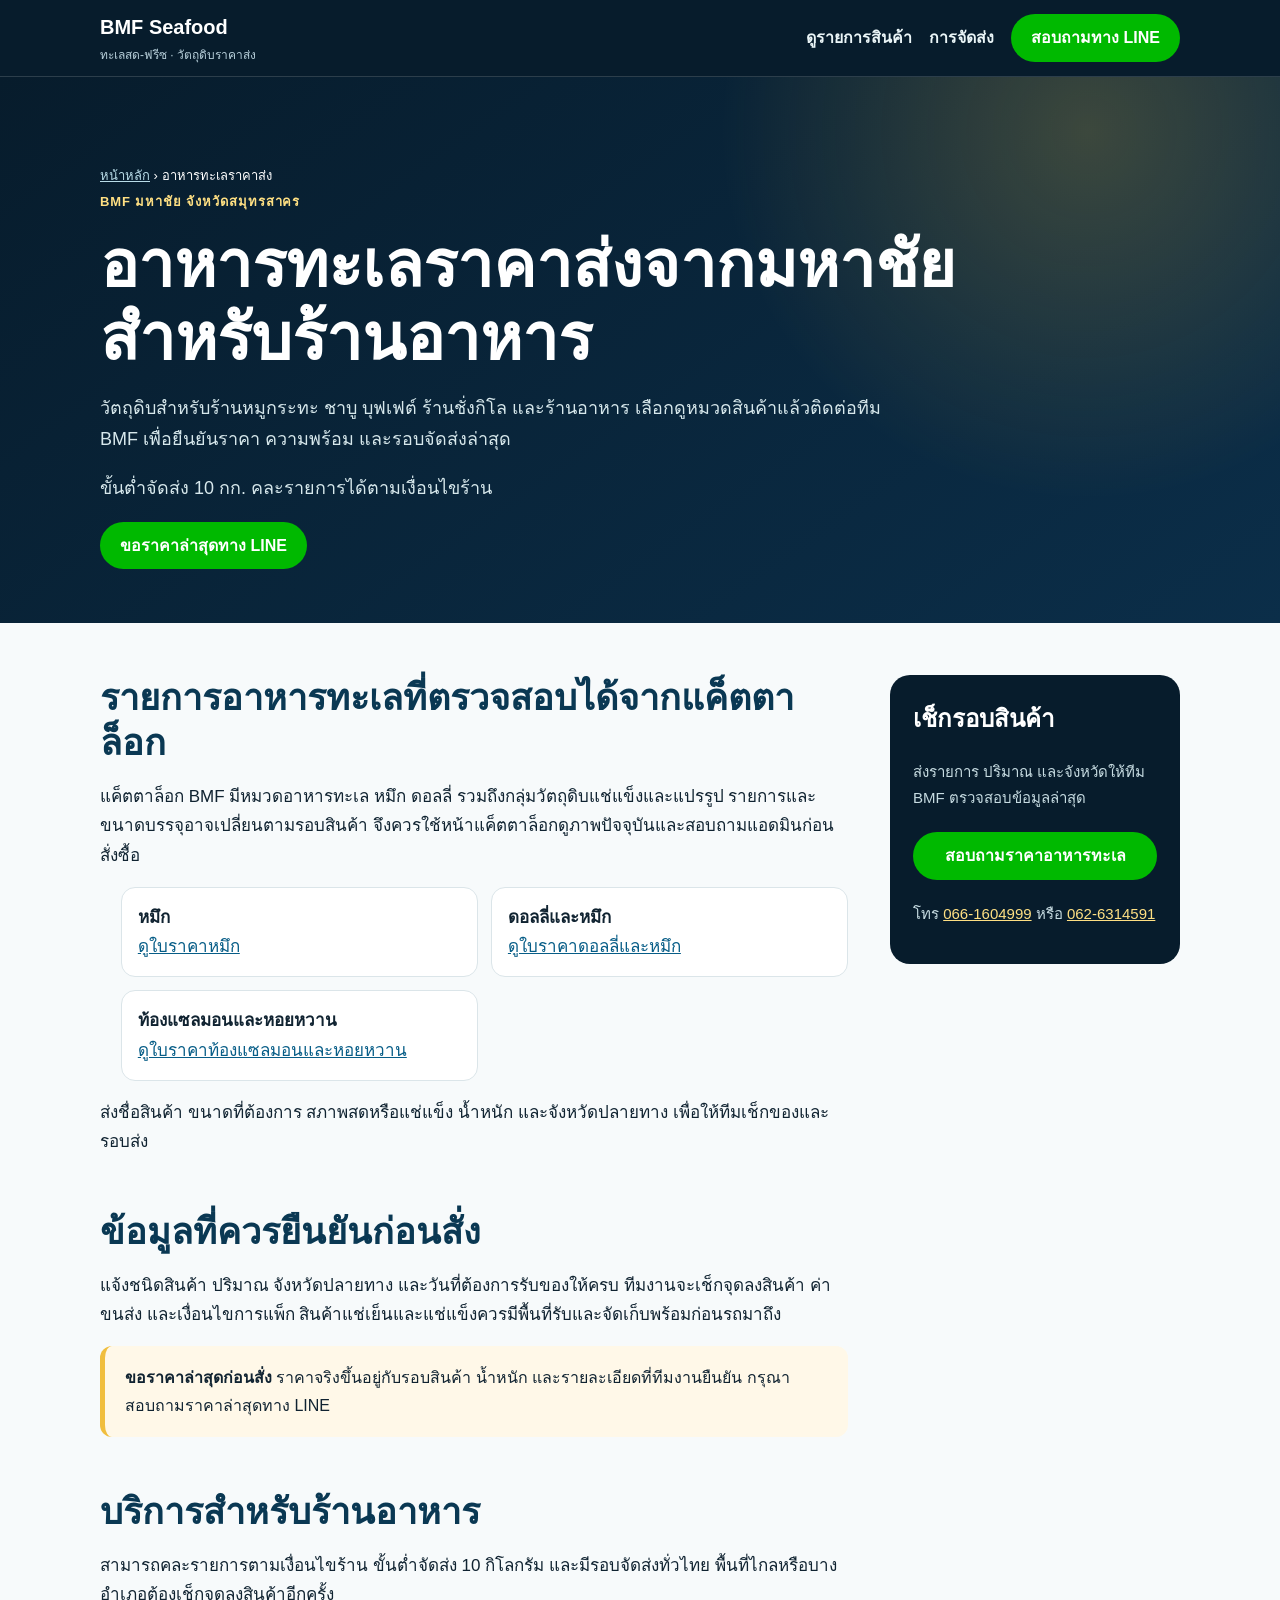
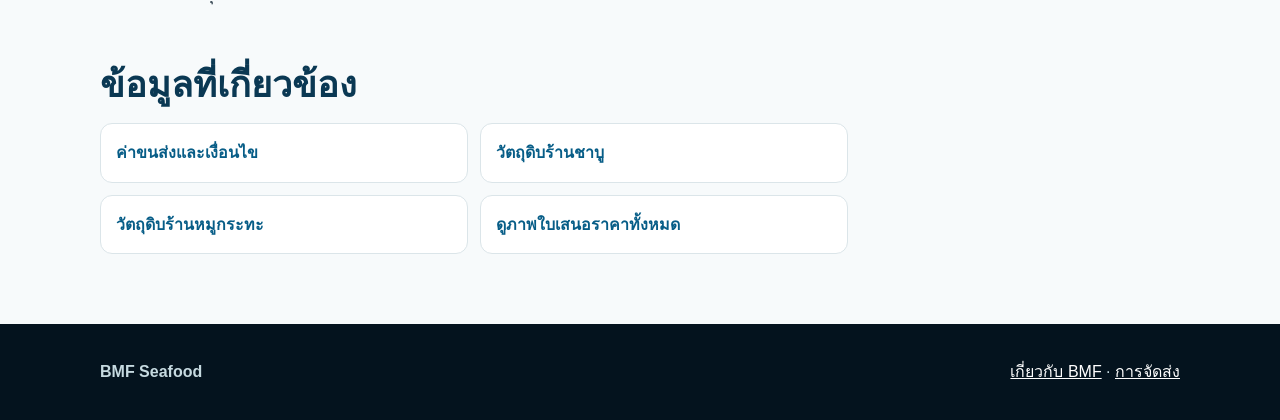
<file: seafood-wholesale/index.html>
<!doctype html><html lang="th"><head><meta charset="utf-8"><meta name="viewport" content="width=device-width,initial-scale=1"><title>อาหารทะเลราคาส่งจากมหาชัยสำหรับร้านอาหาร | BMF</title><meta name="description" content="อาหารทะเลและวัตถุดิบแช่แข็งราคาส่งสำหรับร้านหมูกระทะ ชาบู บุฟเฟต์ และร้านอาหาร จาก BMF มหาชัย สอบถามราคาล่าสุดและการจัดส่ง"><link rel="canonical" href="https://price.bmf-seafood.com/seafood-wholesale/"><meta property="og:type" content="article"><meta property="og:locale" content="th_TH"><meta property="og:title" content="อาหารทะเลสดและแช่แข็งราคาส่ง | BMF"><meta property="og:description" content="ดูหมวดอาหารทะเลและสอบถามราคา รอบสินค้า และการจัดส่งล่าสุด"><meta property="og:url" content="https://price.bmf-seafood.com/seafood-wholesale/"><meta property="og:image" content="https://price.bmf-seafood.com/assets/bmf-bear-logo-transparent.png"><meta name="bmf-ga4-id" content=""><link rel="stylesheet" href="/seo-pages.css"><script type="application/ld+json">{"@context":"https://schema.org","@type":"BreadcrumbList","itemListElement":[{"@type":"ListItem","position":1,"name":"หน้าหลัก","item":"https://price.bmf-seafood.com/"},{"@type":"ListItem","position":2,"name":"อาหารทะเลราคาส่ง","item":"https://price.bmf-seafood.com/seafood-wholesale/"}]}</script></head><body>
<header class="site-header"><div class="shell header-inner"><a class="brand" href="/">BMF Seafood<span>ทะเลสด-ฟรีซ · วัตถุดิบราคาส่ง</span></a><nav class="header-nav"><a href="/">ดูรายการสินค้า</a><a href="/delivery/">การจัดส่ง</a><a class="line-button" href="https://lin.ee/efzRzmW" target="_blank" rel="noopener">สอบถามทาง LINE</a></nav></div></header><main><section class="hero"><div class="shell"><nav class="breadcrumbs"><a href="/">หน้าหลัก</a> › อาหารทะเลราคาส่ง</nav><span class="eyebrow">BMF มหาชัย จังหวัดสมุทรสาคร</span><h1>อาหารทะเลราคาส่งจากมหาชัยสำหรับร้านอาหาร</h1><p>วัตถุดิบสำหรับร้านหมูกระทะ ชาบู บุฟเฟต์ ร้านชั่งกิโล และร้านอาหาร เลือกดูหมวดสินค้าแล้วติดต่อทีม BMF เพื่อยืนยันราคา ความพร้อม และรอบจัดส่งล่าสุด</p><p>ขั้นต่ำจัดส่ง 10 กก. คละรายการได้ตามเงื่อนไขร้าน</p><a class="cta" href="https://lin.ee/efzRzmW" target="_blank" rel="noopener">ขอราคาล่าสุดทาง LINE</a></div></section><div class="shell content"><article class="article"><h2>รายการอาหารทะเลที่ตรวจสอบได้จากแค็ตตาล็อก</h2><p>แค็ตตาล็อก BMF มีหมวดอาหารทะเล หมึก ดอลลี่ รวมถึงกลุ่มวัตถุดิบแช่แข็งและแปรรูป รายการและขนาดบรรจุอาจเปลี่ยนตามรอบสินค้า จึงควรใช้หน้าแค็ตตาล็อกดูภาพปัจจุบันและสอบถามแอดมินก่อนสั่งซื้อ</p><ul class="product-list"><li><strong>หมึก</strong><br><a href="/?category=seafood#catalog">ดูใบราคาหมึก</a></li><li><strong>ดอลลี่และหมึก</strong><br><a href="/?category=frozen#catalog">ดูใบราคาดอลลี่และหมึก</a></li><li><strong>ท้องแซลมอนและหอยหวาน</strong><br><a href="/?category=frozen#catalog">ดูใบราคาท้องแซลมอนและหอยหวาน</a></li></ul><p>ส่งชื่อสินค้า ขนาดที่ต้องการ สภาพสดหรือแช่แข็ง น้ำหนัก และจังหวัดปลายทาง เพื่อให้ทีมเช็กของและรอบส่ง</p><h2>ข้อมูลที่ควรยืนยันก่อนสั่ง</h2><p>แจ้งชนิดสินค้า ปริมาณ จังหวัดปลายทาง และวันที่ต้องการรับของให้ครบ ทีมงานจะเช็กจุดลงสินค้า ค่าขนส่ง และเงื่อนไขการแพ็ก สินค้าแช่เย็นและแช่แข็งควรมีพื้นที่รับและจัดเก็บพร้อมก่อนรถมาถึง</p><div class="notice"><strong>ขอราคาล่าสุดก่อนสั่ง</strong> ราคาจริงขึ้นอยู่กับรอบสินค้า น้ำหนัก และรายละเอียดที่ทีมงานยืนยัน กรุณาสอบถามราคาล่าสุดทาง LINE</div><h2>บริการสำหรับร้านอาหาร</h2><p>สามารถคละรายการตามเงื่อนไขร้าน ขั้นต่ำจัดส่ง 10 กิโลกรัม และมีรอบจัดส่งทั่วไทย พื้นที่ไกลหรือบางอำเภอต้องเช็กจุดลงสินค้าอีกครั้ง</p><h2>ข้อมูลที่เกี่ยวข้อง</h2><div class="link-grid"><a href="/delivery/">ค่าขนส่งและเงื่อนไข</a><a href="/shabu-supplies/">วัตถุดิบร้านชาบู</a><a href="/wholesale-mookata/">วัตถุดิบร้านหมูกระทะ</a><a href="/">ดูภาพใบเสนอราคาทั้งหมด</a></div></article><aside><div class="side-card"><h2>เช็กรอบสินค้า</h2><p>ส่งรายการ ปริมาณ และจังหวัดให้ทีม BMF ตรวจสอบข้อมูลล่าสุด</p><a class="cta" href="https://lin.ee/efzRzmW" target="_blank" rel="noopener">สอบถามราคาอาหารทะเล</a><p>โทร <a href="tel:0661604999">066-1604999</a> หรือ <a href="tel:0626314591">062-6314591</a></p></div></aside></div></main><footer class="footer"><div class="shell footer-inner"><strong>BMF Seafood</strong><div><a href="/about-bmf/">เกี่ยวกับ BMF</a> · <a href="/delivery/">การจัดส่ง</a></div></div></footer><a class="mobile-line" href="https://lin.ee/efzRzmW" target="_blank" rel="noopener">สอบถามราคาล่าสุดทาง LINE</a><script src="/analytics.js" defer></script></body></html>
</file>
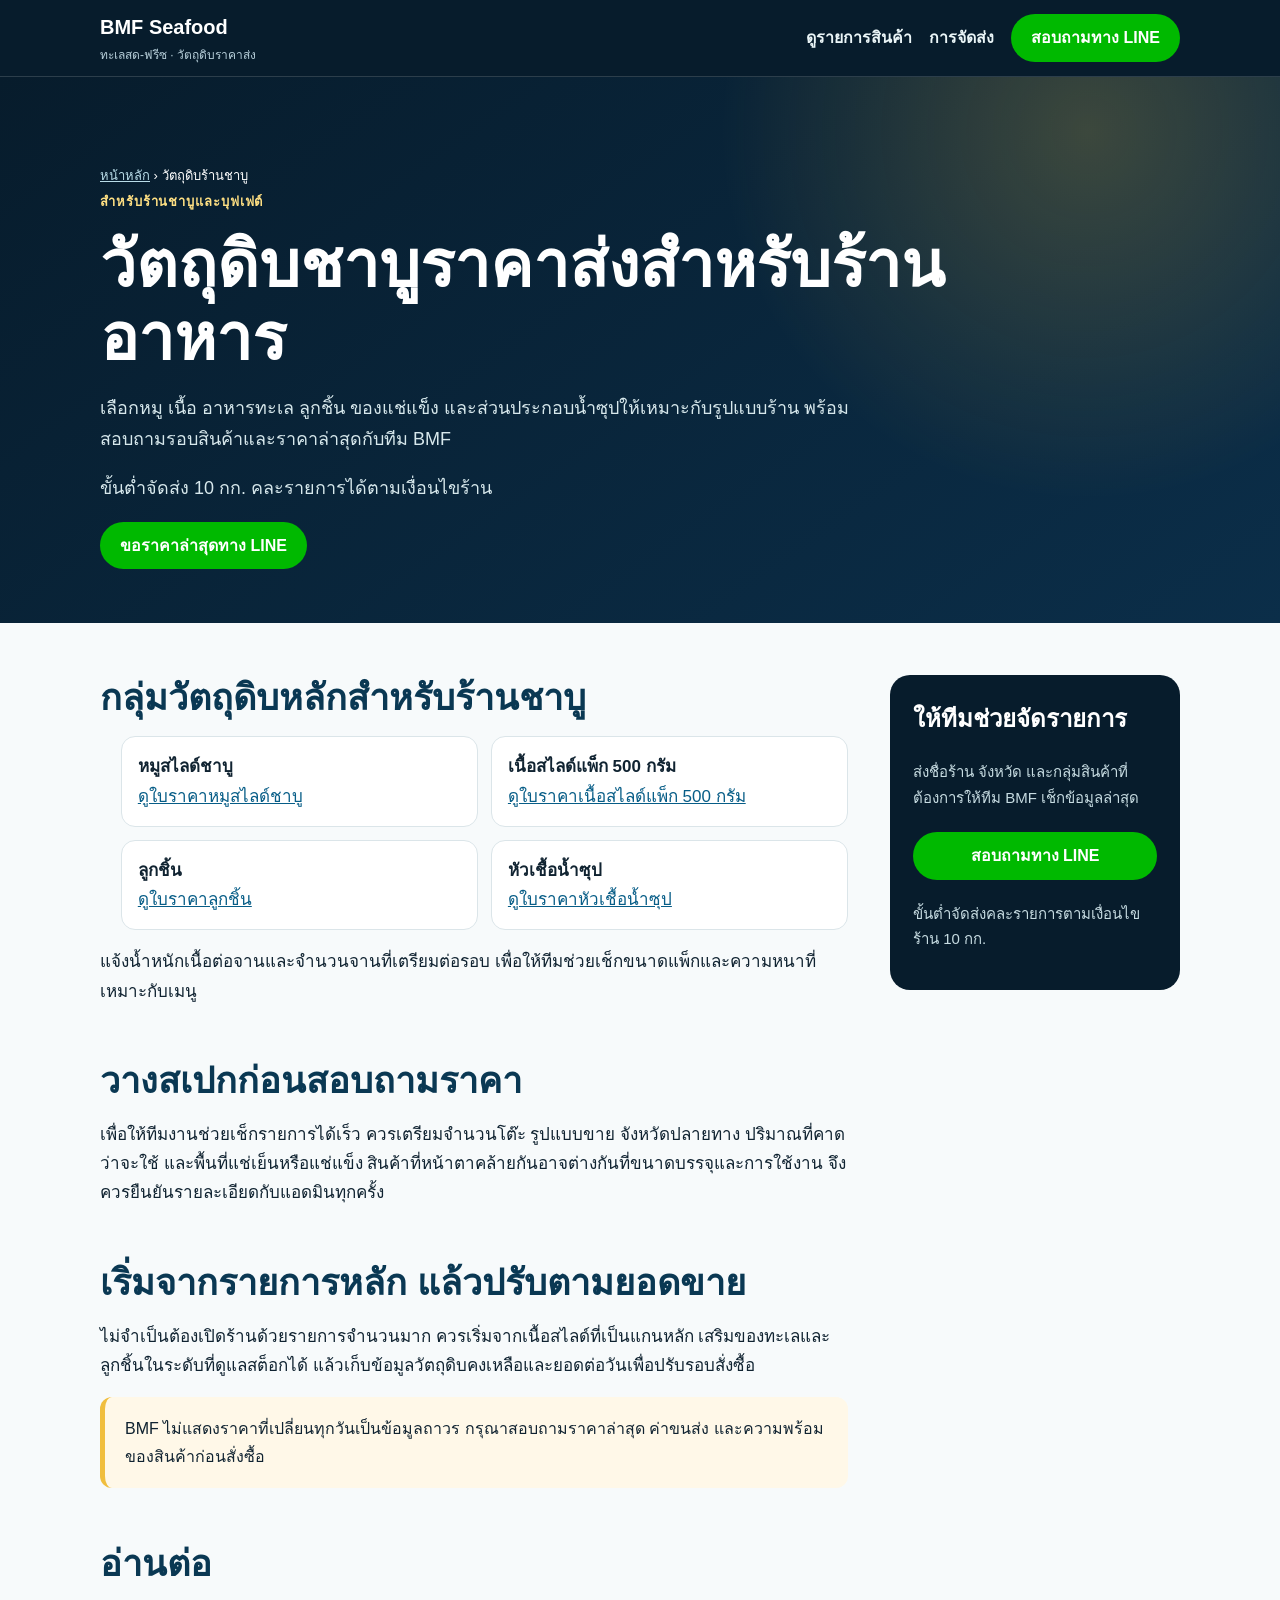
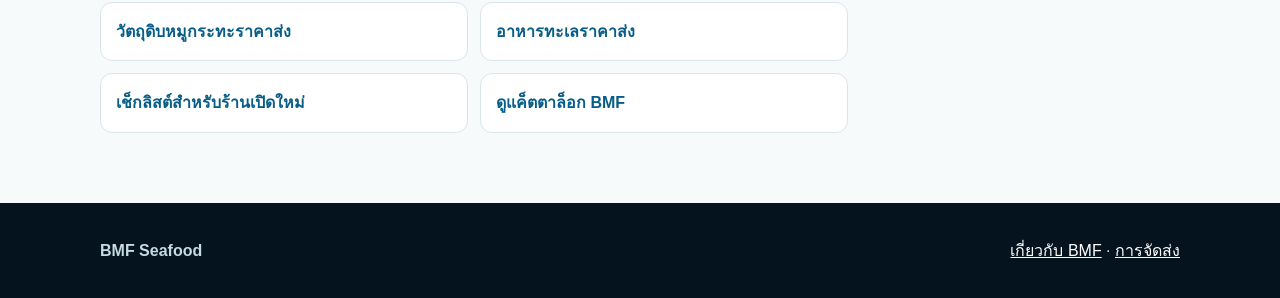
<file: shabu-supplies/index.html>
<!doctype html><html lang="th"><head><meta charset="utf-8"><meta name="viewport" content="width=device-width,initial-scale=1"><title>วัตถุดิบชาบูราคาส่งสำหรับร้านอาหาร | BMF</title><meta name="description" content="แนวทางเลือกวัตถุดิบร้านชาบูราคาส่ง ทั้งหมูสไลด์ เนื้อสไลด์ อาหารทะเล ลูกชิ้น และหัวเชื้อน้ำซุป สอบถามราคาล่าสุดกับ BMF"><link rel="canonical" href="https://price.bmf-seafood.com/shabu-supplies/"><meta property="og:type" content="article"><meta property="og:locale" content="th_TH"><meta property="og:title" content="วัตถุดิบร้านชาบูราคาส่ง | BMF"><meta property="og:description" content="รายการวัตถุดิบสำหรับร้านชาบู พร้อมข้อมูลจัดส่งและช่องทางสอบถามราคาล่าสุด"><meta property="og:url" content="https://price.bmf-seafood.com/shabu-supplies/"><meta property="og:image" content="https://price.bmf-seafood.com/assets/bmf-bear-logo-transparent.png"><meta name="bmf-ga4-id" content=""><link rel="stylesheet" href="/seo-pages.css"><script type="application/ld+json">{"@context":"https://schema.org","@type":"BreadcrumbList","itemListElement":[{"@type":"ListItem","position":1,"name":"หน้าหลัก","item":"https://price.bmf-seafood.com/"},{"@type":"ListItem","position":2,"name":"วัตถุดิบร้านชาบู","item":"https://price.bmf-seafood.com/shabu-supplies/"}]}</script></head><body>
<header class="site-header"><div class="shell header-inner"><a class="brand" href="/">BMF Seafood<span>ทะเลสด-ฟรีซ · วัตถุดิบราคาส่ง</span></a><nav class="header-nav"><a href="/">ดูรายการสินค้า</a><a href="/delivery/">การจัดส่ง</a><a class="line-button" href="https://lin.ee/efzRzmW" target="_blank" rel="noopener">สอบถามทาง LINE</a></nav></div></header><main><section class="hero"><div class="shell"><nav class="breadcrumbs"><a href="/">หน้าหลัก</a> › วัตถุดิบร้านชาบู</nav><span class="eyebrow">สำหรับร้านชาบูและบุฟเฟต์</span><h1>วัตถุดิบชาบูราคาส่งสำหรับร้านอาหาร</h1><p>เลือกหมู เนื้อ อาหารทะเล ลูกชิ้น ของแช่แข็ง และส่วนประกอบน้ำซุปให้เหมาะกับรูปแบบร้าน พร้อมสอบถามรอบสินค้าและราคาล่าสุดกับทีม BMF</p><p>ขั้นต่ำจัดส่ง 10 กก. คละรายการได้ตามเงื่อนไขร้าน</p><a class="cta" href="https://lin.ee/efzRzmW" target="_blank" rel="noopener">ขอราคาล่าสุดทาง LINE</a></div></section><div class="shell content"><article class="article"><h2>กลุ่มวัตถุดิบหลักสำหรับร้านชาบู</h2><ul class="product-list"><li><strong>หมูสไลด์ชาบู</strong><br><a href="/?category=pork#catalog">ดูใบราคาหมูสไลด์ชาบู</a></li><li><strong>เนื้อสไลด์แพ็ก 500 กรัม</strong><br><a href="/?category=beef#catalog">ดูใบราคาเนื้อสไลด์แพ็ก 500 กรัม</a></li><li><strong>ลูกชิ้น</strong><br><a href="/?category=meatballs#catalog">ดูใบราคาลูกชิ้น</a></li><li><strong>หัวเชื้อน้ำซุป</strong><br><a href="/?category=sauce#catalog">ดูใบราคาหัวเชื้อน้ำซุป</a></li></ul><p>แจ้งน้ำหนักเนื้อต่อจานและจำนวนจานที่เตรียมต่อรอบ เพื่อให้ทีมช่วยเช็กขนาดแพ็กและความหนาที่เหมาะกับเมนู</p><h2>วางสเปกก่อนสอบถามราคา</h2><p>เพื่อให้ทีมงานช่วยเช็กรายการได้เร็ว ควรเตรียมจำนวนโต๊ะ รูปแบบขาย จังหวัดปลายทาง ปริมาณที่คาดว่าจะใช้ และพื้นที่แช่เย็นหรือแช่แข็ง สินค้าที่หน้าตาคล้ายกันอาจต่างกันที่ขนาดบรรจุและการใช้งาน จึงควรยืนยันรายละเอียดกับแอดมินทุกครั้ง</p><h2>เริ่มจากรายการหลัก แล้วปรับตามยอดขาย</h2><p>ไม่จำเป็นต้องเปิดร้านด้วยรายการจำนวนมาก ควรเริ่มจากเนื้อสไลด์ที่เป็นแกนหลัก เสริมของทะเลและลูกชิ้นในระดับที่ดูแลสต็อกได้ แล้วเก็บข้อมูลวัตถุดิบคงเหลือและยอดต่อวันเพื่อปรับรอบสั่งซื้อ</p><div class="notice">BMF ไม่แสดงราคาที่เปลี่ยนทุกวันเป็นข้อมูลถาวร กรุณาสอบถามราคาล่าสุด ค่าขนส่ง และความพร้อมของสินค้าก่อนสั่งซื้อ</div><h2>อ่านต่อ</h2><div class="link-grid"><a href="/wholesale-mookata/">วัตถุดิบหมูกระทะราคาส่ง</a><a href="/seafood-wholesale/">อาหารทะเลราคาส่ง</a><a href="/restaurant-startup/">เช็กลิสต์สำหรับร้านเปิดใหม่</a><a href="/">ดูแค็ตตาล็อก BMF</a></div></article><aside><div class="side-card"><h2>ให้ทีมช่วยจัดรายการ</h2><p>ส่งชื่อร้าน จังหวัด และกลุ่มสินค้าที่ต้องการให้ทีม BMF เช็กข้อมูลล่าสุด</p><a class="cta" href="https://lin.ee/efzRzmW" target="_blank" rel="noopener">สอบถามทาง LINE</a><p>ขั้นต่ำจัดส่งคละรายการตามเงื่อนไขร้าน 10 กก.</p></div></aside></div></main><footer class="footer"><div class="shell footer-inner"><strong>BMF Seafood</strong><div><a href="/about-bmf/">เกี่ยวกับ BMF</a> · <a href="/delivery/">การจัดส่ง</a></div></div></footer><a class="mobile-line" href="https://lin.ee/efzRzmW" target="_blank" rel="noopener">สอบถามราคาล่าสุดทาง LINE</a><script src="/analytics.js" defer></script></body></html>
</file>
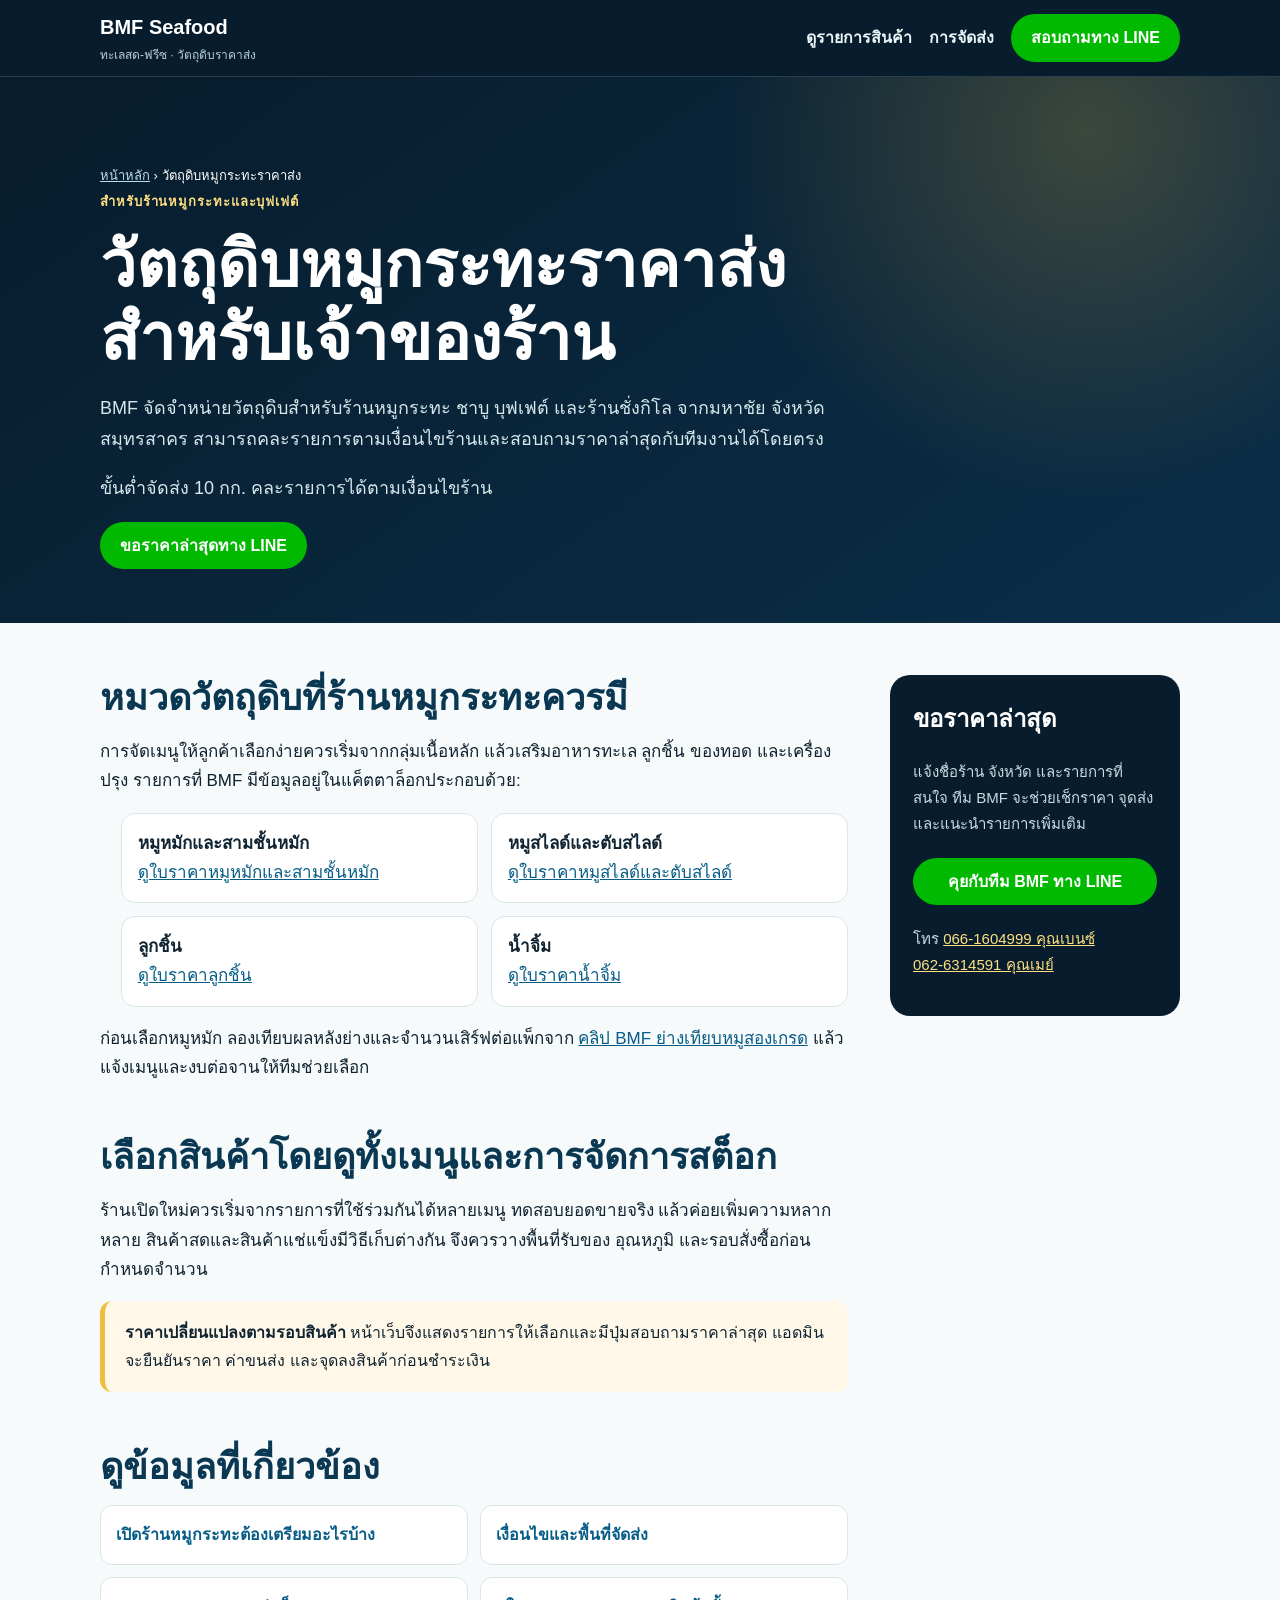
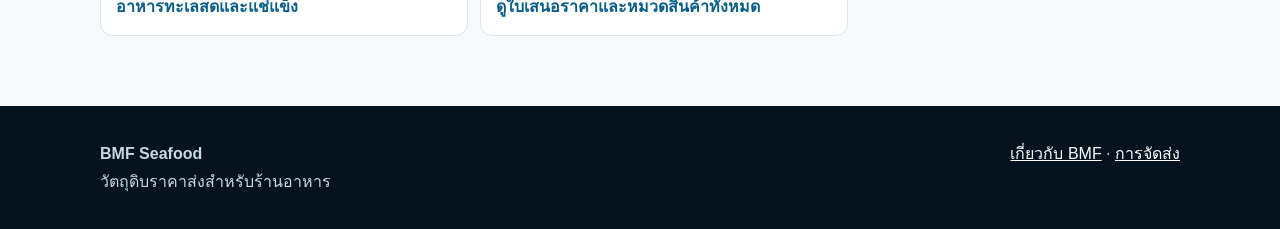
<file: wholesale-mookata/index.html>
<!doctype html><html lang="th"><head><meta charset="utf-8"><meta name="viewport" content="width=device-width,initial-scale=1"><title>วัตถุดิบหมูกระทะราคาส่งสำหรับเจ้าของร้าน | BMF</title><meta name="description" content="รวมแนวทางเลือกวัตถุดิบหมูกระทะราคาส่ง ทั้งหมูหมัก หมูสไลด์ เนื้อ ทะเล ลูกชิ้น ของทอด น้ำจิ้มและหัวเชื้อน้ำซุป จาก BMF มหาชัย"><link rel="canonical" href="https://price.bmf-seafood.com/wholesale-mookata/"><meta property="og:type" content="article"><meta property="og:locale" content="th_TH"><meta property="og:title" content="วัตถุดิบหมูกระทะราคาส่ง | BMF"><meta property="og:description" content="เลือกวัตถุดิบให้ครบหมวด พร้อมสอบถามราคาล่าสุดและรอบจัดส่งกับทีม BMF"><meta property="og:url" content="https://price.bmf-seafood.com/wholesale-mookata/"><meta property="og:image" content="https://price.bmf-seafood.com/assets/bmf-bear-logo-transparent.png"><meta name="bmf-ga4-id" content=""><link rel="stylesheet" href="/seo-pages.css"><script type="application/ld+json">{"@context":"https://schema.org","@type":"BreadcrumbList","itemListElement":[{"@type":"ListItem","position":1,"name":"หน้าหลัก","item":"https://price.bmf-seafood.com/"},{"@type":"ListItem","position":2,"name":"วัตถุดิบหมูกระทะราคาส่ง","item":"https://price.bmf-seafood.com/wholesale-mookata/"}]}</script></head><body>
<header class="site-header"><div class="shell header-inner"><a class="brand" href="/">BMF Seafood<span>ทะเลสด-ฟรีซ · วัตถุดิบราคาส่ง</span></a><nav class="header-nav" aria-label="เมนูหลัก"><a href="/">ดูรายการสินค้า</a><a href="/delivery/">การจัดส่ง</a><a class="line-button" href="https://lin.ee/efzRzmW" target="_blank" rel="noopener">สอบถามทาง LINE</a></nav></div></header>
<main><section class="hero"><div class="shell"><nav class="breadcrumbs" aria-label="breadcrumb"><a href="/">หน้าหลัก</a> › วัตถุดิบหมูกระทะราคาส่ง</nav><span class="eyebrow">สำหรับร้านหมูกระทะและบุฟเฟต์</span><h1>วัตถุดิบหมูกระทะราคาส่งสำหรับเจ้าของร้าน</h1><p>BMF จัดจำหน่ายวัตถุดิบสำหรับร้านหมูกระทะ ชาบู บุฟเฟต์ และร้านชั่งกิโล จากมหาชัย จังหวัดสมุทรสาคร สามารถคละรายการตามเงื่อนไขร้านและสอบถามราคาล่าสุดกับทีมงานได้โดยตรง</p><p>ขั้นต่ำจัดส่ง 10 กก. คละรายการได้ตามเงื่อนไขร้าน</p><a class="cta" href="https://lin.ee/efzRzmW" target="_blank" rel="noopener">ขอราคาล่าสุดทาง LINE</a></div></section>
<div class="shell content"><article class="article"><h2>หมวดวัตถุดิบที่ร้านหมูกระทะควรมี</h2><p>การจัดเมนูให้ลูกค้าเลือกง่ายควรเริ่มจากกลุ่มเนื้อหลัก แล้วเสริมอาหารทะเล ลูกชิ้น ของทอด และเครื่องปรุง รายการที่ BMF มีข้อมูลอยู่ในแค็ตตาล็อกประกอบด้วย:</p><ul class="product-list"><li><strong>หมูหมักและสามชั้นหมัก</strong><br><a href="/?category=pork#catalog">ดูใบราคาหมูหมักและสามชั้นหมัก</a></li><li><strong>หมูสไลด์และตับสไลด์</strong><br><a href="/?category=pork#catalog">ดูใบราคาหมูสไลด์และตับสไลด์</a></li><li><strong>ลูกชิ้น</strong><br><a href="/?category=meatballs#catalog">ดูใบราคาลูกชิ้น</a></li><li><strong>น้ำจิ้ม</strong><br><a href="/?category=sauce#catalog">ดูใบราคาน้ำจิ้ม</a></li></ul><p>ก่อนเลือกหมูหมัก ลองเทียบผลหลังย่างและจำนวนเสิร์ฟต่อแพ็กจาก <a href="https://www.facebook.com/reel/1028317451850194">คลิป BMF ย่างเทียบหมูสองเกรด</a> แล้วแจ้งเมนูและงบต่อจานให้ทีมช่วยเลือก</p><h2>เลือกสินค้าโดยดูทั้งเมนูและการจัดการสต็อก</h2><p>ร้านเปิดใหม่ควรเริ่มจากรายการที่ใช้ร่วมกันได้หลายเมนู ทดสอบยอดขายจริง แล้วค่อยเพิ่มความหลากหลาย สินค้าสดและสินค้าแช่แข็งมีวิธีเก็บต่างกัน จึงควรวางพื้นที่รับของ อุณหภูมิ และรอบสั่งซื้อก่อนกำหนดจำนวน</p><div class="notice"><strong>ราคาเปลี่ยนแปลงตามรอบสินค้า</strong> หน้าเว็บจึงแสดงรายการให้เลือกและมีปุ่มสอบถามราคาล่าสุด แอดมินจะยืนยันราคา ค่าขนส่ง และจุดลงสินค้าก่อนชำระเงิน</div><h2>ดูข้อมูลที่เกี่ยวข้อง</h2><div class="link-grid"><a href="/restaurant-startup/">เปิดร้านหมูกระทะต้องเตรียมอะไรบ้าง</a><a href="/delivery/">เงื่อนไขและพื้นที่จัดส่ง</a><a href="/seafood-wholesale/">อาหารทะเลสดและแช่แข็ง</a><a href="/">ดูใบเสนอราคาและหมวดสินค้าทั้งหมด</a></div></article><aside><div class="side-card"><h2>ขอราคาล่าสุด</h2><p>แจ้งชื่อร้าน จังหวัด และรายการที่สนใจ ทีม BMF จะช่วยเช็กราคา จุดส่ง และแนะนำรายการเพิ่มเติม</p><a class="cta" href="https://lin.ee/efzRzmW" target="_blank" rel="noopener">คุยกับทีม BMF ทาง LINE</a><p>โทร <a href="tel:0661604999">066-1604999 คุณเบนซ์</a><br><a href="tel:0626314591">062-6314591 คุณเมย์</a></p></div></aside></div></main><footer class="footer"><div class="shell footer-inner"><div><strong>BMF Seafood</strong><br>วัตถุดิบราคาส่งสำหรับร้านอาหาร</div><div><a href="/about-bmf/">เกี่ยวกับ BMF</a> · <a href="/delivery/">การจัดส่ง</a></div></div></footer><a class="mobile-line" href="https://lin.ee/efzRzmW" target="_blank" rel="noopener">สอบถามราคาล่าสุดทาง LINE</a><script src="/analytics.js" defer></script></body></html>
</file>
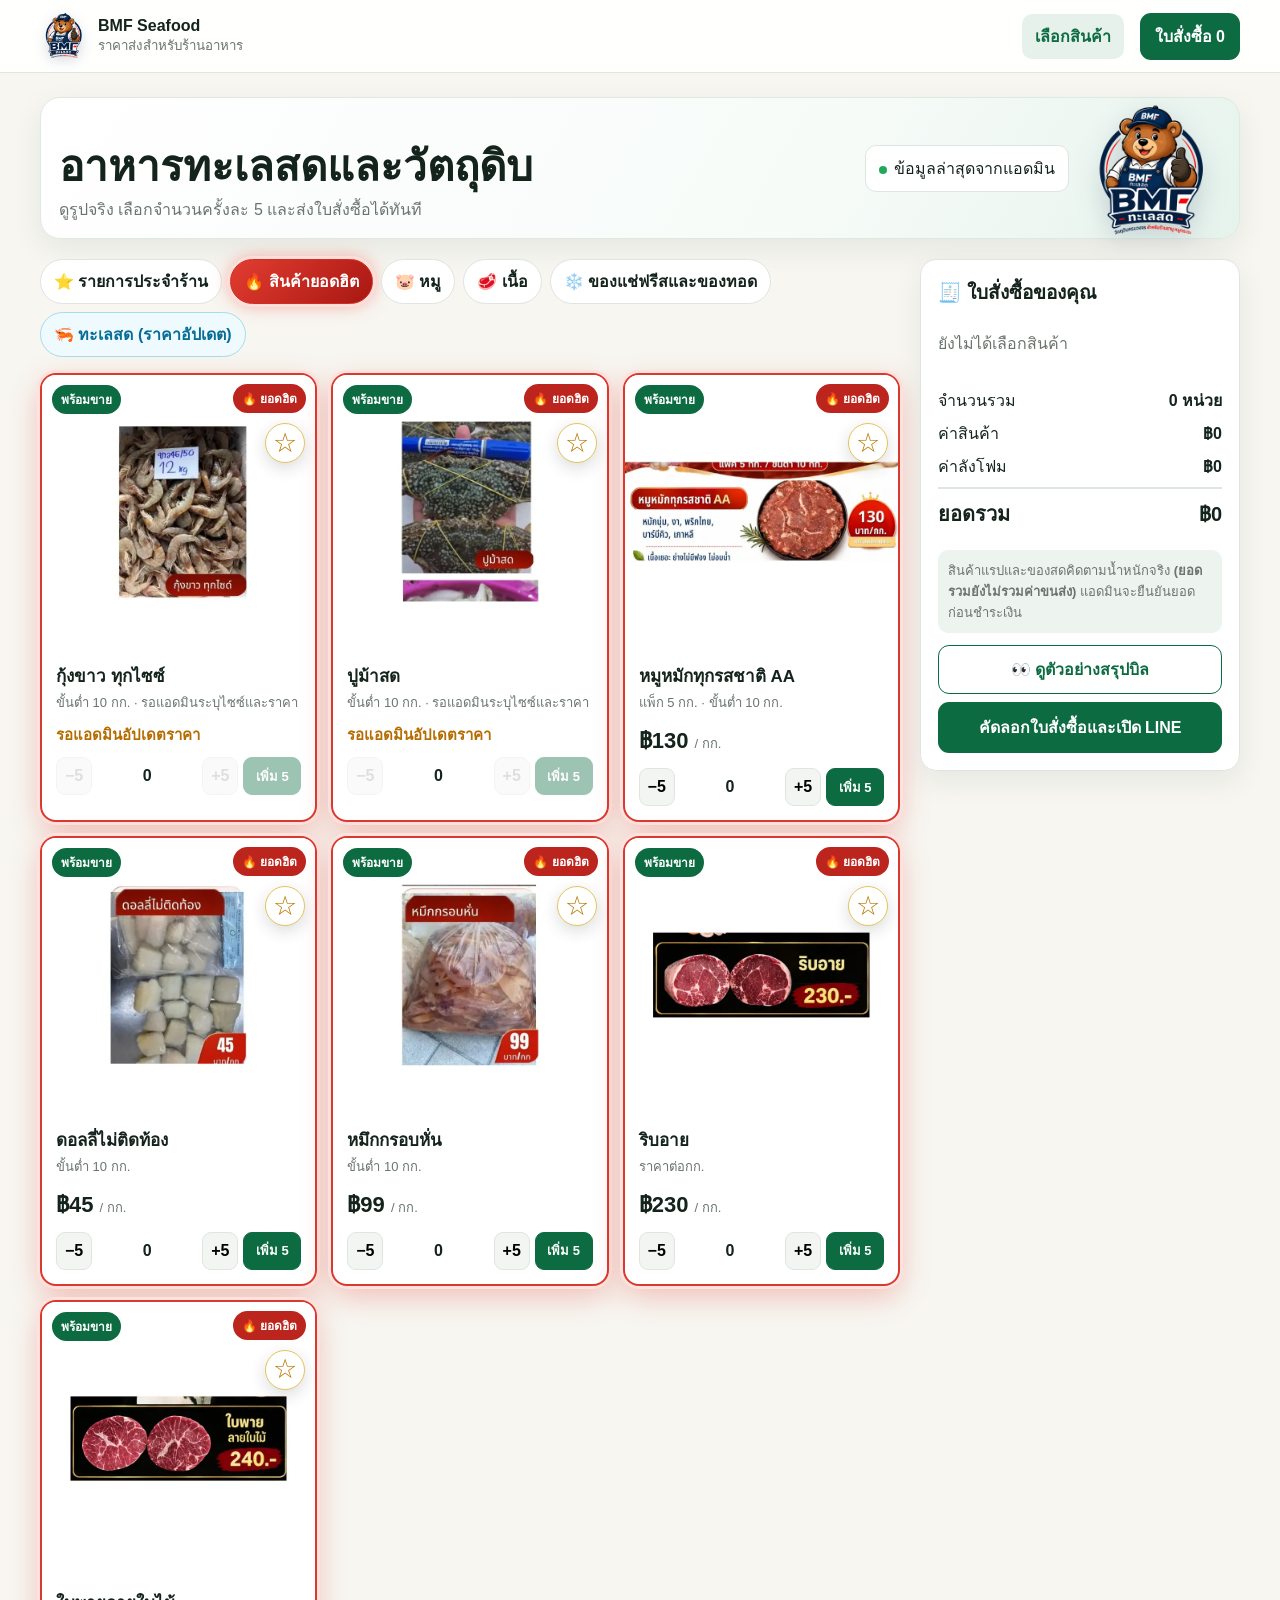
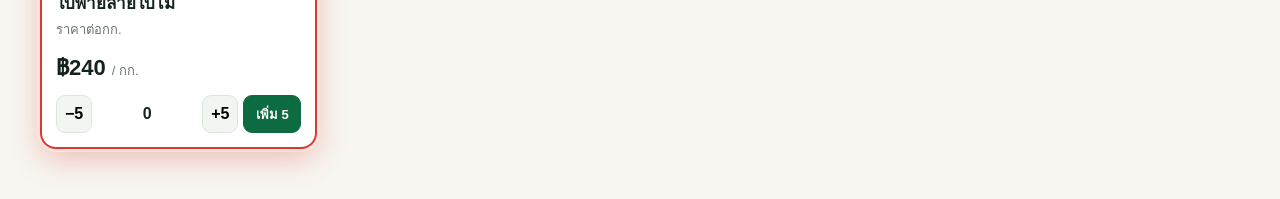
<file: order/admin/index.html>
<!doctype html>
<html lang="th">
<head>
  <base href="../">
  <meta charset="utf-8">
  <meta name="viewport" content="width=device-width,initial-scale=1">
  <meta name="theme-color" content="#0d6b42">
  <link rel="manifest" href="/manifest.webmanifest">
  <link rel="apple-touch-icon" href="/icons/icon-192.png">
  <meta name="apple-mobile-web-app-capable" content="yes">
  <title>BMF Seafood — ระบบสั่งสินค้า</title>
  <meta name="description" content="ต้นแบบแค็ตตาล็อกและใบสั่งสินค้า BMF Seafood">
  <link rel="icon" type="image/svg+xml" href="data:image/svg+xml,%3Csvg xmlns='http://www.w3.org/2000/svg' viewBox='0 0 64 64'%3E%3Crect width='64' height='64' rx='16' fill='%230e6b43'/%3E%3Cpath d='M12 35c10-13 25-15 40-6-7 1-7 7 0 9-16 8-30 5-40-3zm9-4 5 4-5 4' fill='white'/%3E%3C/svg%3E">
  <style>
    :root{--green:#0d6b42;--green2:#095334;--cream:#f7f6f1;--ink:#14231b;--muted:#6b756e;--line:#dfe5df;--white:#fff;--red:#b9322b;--amber:#b56c00;--shadow:0 10px 30px #16352513}*{box-sizing:border-box}body{margin:0;font-family:"Noto Sans Thai",Tahoma,Arial,sans-serif;background:var(--cream);color:var(--ink);font-size:16px}button,input,select{font:inherit}button{cursor:pointer}.top{position:sticky;top:0;z-index:20;background:#ffffffed;backdrop-filter:blur(10px);border-bottom:1px solid var(--line)}.top-inner{max-width:1240px;margin:auto;padding:12px 20px;display:flex;align-items:center;gap:16px}.brand{display:flex;align-items:center;gap:10px;margin-right:auto}.logo{width:46px;height:46px;border-radius:15px;background:var(--green);color:#fff;display:grid;place-items:center;font-weight:800}.brand b{display:block}.brand small{color:var(--muted)}.nav{display:flex;gap:6px}.nav button,.ghost{border:0;background:transparent;padding:10px 13px;border-radius:10px;color:var(--ink)}.nav button.active{background:#e5f1ea;color:var(--green);font-weight:700}.cart-btn,.primary{border:0;background:var(--green);color:#fff;padding:11px 15px;border-radius:11px;font-weight:700}.page{max-width:1240px;margin:auto;padding:24px 20px 50px}.fresh-head{display:flex;align-items:end;justify-content:space-between;gap:20px;margin-bottom:20px}.fresh-head h1{font-size:clamp(26px,4vw,42px);margin:0 0 6px;line-height:1.15}.fresh-head p{margin:0;color:var(--muted)}.live{background:#fff;padding:10px 13px;border-radius:11px;border:1px solid var(--line);white-space:nowrap}.dot{display:inline-block;width:8px;height:8px;background:#22a85c;border-radius:50%;margin-right:7px}.layout{display:grid;grid-template-columns:minmax(0,1fr) 320px;gap:20px}.filters{display:flex;gap:8px;flex-wrap:wrap;margin-bottom:16px}.filter{border:1px solid var(--line);background:#fff;padding:9px 13px;border-radius:999px;color:var(--ink);font-weight:650;transition:.2s}.filter:hover{transform:translateY(-1px);box-shadow:0 6px 14px #16352518}.filter.active{background:var(--green);border-color:var(--green);color:#fff}.filter.popular{color:#a51f19;border-color:#efb0aa;background:#fff4f2}.filter.popular.active{color:#fff;background:linear-gradient(135deg,#e23d31,#a81712);border-color:#d12d25;box-shadow:0 0 0 3px #ffded9,0 0 18px #ef4d3d88}.filter.seafood{color:#066d96;border-color:#a8dcea;background:#effaff}.filter.seafood.active{color:#fff;background:linear-gradient(135deg,#0796c9,#056a9d);border-color:#056a9d}.products{display:grid;grid-template-columns:repeat(3,minmax(0,1fr));gap:14px}.product{background:#fff;border:1px solid var(--line);border-radius:16px;overflow:hidden;box-shadow:var(--shadow);position:relative}.product.hot{border:2px solid #d93a30;box-shadow:0 0 0 3px #ffe1dd,0 10px 30px #dc32264a}.product.hot:after{content:'🔥 ยอดฮิต';position:absolute;right:9px;top:9px;background:#bc251e;color:#fff;border-radius:999px;padding:5px 9px;font-size:12px;font-weight:800}.photo-wrap{aspect-ratio:1/1;overflow:hidden;background:#e9eee9}.photo-wrap img{width:100%;height:100%;object-fit:cover;display:block}.product.out .photo-wrap{filter:grayscale(1);opacity:.55}.badge{position:absolute;top:10px;left:10px;padding:5px 9px;border-radius:999px;background:var(--green);color:#fff;font-size:12px;font-weight:700}.badge.low{background:var(--amber)}.badge.out{background:var(--red)}.info{padding:14px}.name{font-weight:700;font-size:17px}.meta{color:var(--muted);font-size:13px;min-height:20px;margin-top:3px}.price{font-size:22px;font-weight:800;margin:10px 0}.price small{font-size:13px;color:var(--muted);font-weight:400}.price.missing{font-size:15px;color:var(--amber)}.quantity{display:grid;grid-template-columns:36px minmax(24px,1fr) 36px 58px;gap:5px;align-items:center}.quantity button{height:38px;min-width:0;border:1px solid var(--line);background:#f2f5f2;border-radius:9px;white-space:nowrap;font-weight:700;line-height:1;padding:0 5px}.quantity button.add{margin-left:0;background:var(--green);border-color:var(--green);color:#fff;padding:0 6px;min-width:0;white-space:nowrap;font-size:13px}.quantity button:disabled{opacity:.4;cursor:not-allowed}.qty{min-width:0;text-align:center;font-weight:700}.cart{background:#fff;border:1px solid var(--line);border-radius:16px;padding:17px;align-self:start;position:sticky;top:84px;box-shadow:var(--shadow)}.cart h2{font-size:19px;margin:0 0 12px}.empty{color:var(--muted);padding:12px 0}.cart-line{padding:10px 0;border-bottom:1px solid var(--line);display:flex;justify-content:space-between;gap:10px;font-size:14px}.cart-line small{color:var(--muted)}.cart-line.foam-line{background:#fff8e7;border:1px solid #f2d58d;border-radius:9px;padding:8px;margin-top:7px}.totals{padding:12px 0}.total{display:flex;justify-content:space-between;margin:8px 0}.grand{font-size:20px;font-weight:800;border-top:2px solid var(--line);padding-top:9px}.foam-box{background:#fff5dd;border:1px solid #f1cd78;border-radius:11px;padding:10px;margin:4px 0 12px;font-size:13px}.foam-box b{color:#8a5200}.foam-row{display:flex;justify-content:space-between;gap:8px;margin:4px 0}.notice{font-size:13px;color:var(--muted);background:#edf3ef;padding:10px;border-radius:10px;margin-bottom:12px}.image-guide{background:#eef8f2;border:1px solid #cfe5d7;border-radius:12px;padding:12px 14px;margin:-4px 0 16px;color:#315c45;font-size:14px}.primary{width:100%;padding:13px}.admin-head{display:flex;justify-content:space-between;align-items:end;gap:15px;margin-bottom:18px}.admin-head h1{margin:0}.admin-note{color:var(--muted)}.admin-list{display:grid;gap:10px}.admin-row{background:#fff;border:1px solid var(--line);border-radius:14px;padding:12px;display:grid;grid-template-columns:2fr .8fr 1fr .8fr .8fr;gap:12px;align-items:center}.admin-item{display:flex;gap:10px;align-items:center}.thumb{width:58px;height:58px;border-radius:10px;object-fit:cover}.field label{font-size:12px;color:var(--muted);display:block;margin-bottom:4px}.field input,.field select{width:100%;border:1px solid var(--line);padding:9px;border-radius:9px;background:#fff;color:var(--ink)}.status-btn{border:0;border-radius:999px;padding:9px;background:#dff1e5;color:var(--green2);font-weight:700}.status-btn.out{background:#f7d9d6;color:#8d2924}.upload-label{border:1px dashed #9db3a5;border-radius:10px;padding:9px;display:block;text-align:center;color:var(--green);font-size:12px}.upload-label input{display:none}.admin-actions{display:flex;gap:8px}.save{border:0;background:var(--green);color:#fff;padding:11px 16px;border-radius:10px}.reset{border:1px solid var(--line);background:#fff;padding:11px 14px;border-radius:10px}.toast{position:fixed;right:18px;bottom:18px;background:#153c29;color:#fff;padding:11px 15px;border-radius:10px;box-shadow:var(--shadow);display:none}.toast.show{display:block}.storage{font-size:13px;color:var(--muted);margin-top:12px}.hidden{display:none!important}
    .brand-logo{width:48px;height:48px;object-fit:contain;filter:drop-shadow(0 4px 7px #08223b30)}.hero-side{display:flex;align-items:center;gap:14px}.hero-mascot{width:138px;height:138px;object-fit:contain;filter:drop-shadow(0 9px 14px #08223b2f);margin:-12px 0 -18px}.fresh-head{min-height:120px;background:linear-gradient(120deg,#fff 0%,#f6fbf8 66%,#e6f3ed 100%);border:1px solid #dde9e1;border-radius:20px;padding:16px 18px;box-shadow:var(--shadow)}.preview-btn{width:100%;border:1px solid var(--green);background:#fff;color:var(--green);padding:11px;border-radius:11px;font-weight:800;margin-bottom:8px}.modal{position:fixed;inset:0;background:#071a1280;z-index:80;display:grid;place-items:center;padding:18px}.modal-card{width:min(520px,100%);max-height:90vh;overflow:auto;background:#fff;border-radius:20px;padding:20px;box-shadow:0 24px 70px #071a1255}.modal-head{display:flex;align-items:center;justify-content:space-between;gap:12px;border-bottom:1px solid var(--line);padding-bottom:12px}.modal-head h2{margin:0}.modal-close{border:0;background:#edf2ef;border-radius:50%;width:38px;height:38px;font-size:20px}.bill-paper{white-space:pre-wrap;font-family:"Noto Sans Thai",Tahoma,Arial,sans-serif;line-height:1.65;background:#fafbf9;border:1px dashed #aebdb3;border-radius:12px;padding:16px;margin:14px 0;color:#1b2b22}.modal-actions{display:grid;grid-template-columns:1fr 1fr;gap:8px}.modal-actions button{padding:11px;border-radius:10px;font-weight:800}.copy-bill{border:1px solid var(--green);background:#fff;color:var(--green)}.featured-toggle{display:flex;align-items:center;justify-content:center;gap:7px;background:#fff4e2;border:1px solid #f2c869;border-radius:10px;padding:9px;color:#9a5b00;font-size:13px;font-weight:800}.featured-toggle input{width:18px;height:18px;accent-color:#d6412f}.add-product{background:#fff;border:1px solid #cfe2d5;border-radius:16px;padding:16px;margin-bottom:18px;box-shadow:var(--shadow)}.add-product h2{margin:0 0 4px}.add-product>p{margin:0 0 14px;color:var(--muted);font-size:14px}.add-grid{display:grid;grid-template-columns:2fr 1fr 1fr 1fr;gap:10px}.add-grid .wide{grid-column:span 2}.add-grid label{font-size:12px;color:var(--muted)}.add-grid input,.add-grid select{display:block;width:100%;margin-top:4px;border:1px solid var(--line);border-radius:9px;padding:10px;background:#fff}.add-options{display:flex;align-items:center;gap:12px;flex-wrap:wrap;margin-top:12px}.add-photo{border:1px dashed #8eaa98;border-radius:10px;padding:10px;color:var(--green);font-weight:700}.add-submit{border:0;background:var(--green);color:#fff;border-radius:10px;padding:11px 18px;font-weight:800;margin-left:auto}
    @media(max-width:900px){.layout{grid-template-columns:1fr}.products{grid-template-columns:repeat(2,minmax(0,1fr))}.cart{position:static}.admin-row{grid-template-columns:1.7fr 1fr 1fr}.desktop-only{display:none}.hero-mascot{width:110px;height:110px}.add-grid{grid-template-columns:1fr 1fr}}
    @media(max-width:560px){.top-inner{flex-wrap:wrap}.nav{order:3;width:100%}.nav button{flex:1}.page{padding:17px 13px 40px}.fresh-head{align-items:center;min-height:100px;padding:12px}.fresh-head h1{font-size:25px}.fresh-head p{font-size:13px}.hero-side{gap:4px;flex-direction:column-reverse;align-items:end}.hero-mascot{width:82px;height:82px;margin:-8px 0 -2px}.live{font-size:11px;padding:6px 8px}.products{grid-template-columns:1fr}.admin-row{grid-template-columns:1fr 1fr}.admin-item{grid-column:1/-1}.mobile-wide{grid-column:1/-1}.brand small{display:none}.brand-logo{width:44px;height:44px}}
</style>
<style>.favorite-star{position:absolute;z-index:5;right:10px;top:48px;width:40px;height:40px;border:1px solid #e6c15d;border-radius:50%;background:#fff;color:#b77700;font-size:27px;line-height:1;box-shadow:0 5px 16px #14231b28}.favorite-star.saved{background:#fff4c9;color:#e19800;border-color:#e19800}</style>
</head>
<body>
  <header class="top"><div class="top-inner"><div class="brand"><img class="brand-logo" src="images/bmf-bear-transparent.webp" alt="BMF Seafood"><div><b>BMF Seafood</b><small>ราคาส่งสำหรับร้านอาหาร</small></div></div><nav class="nav"><button class="active" data-view="shop">เลือกสินค้า</button><button data-view="admin">จัดการสินค้า</button></nav><button class="cart-btn" id="open-cart">ใบสั่งซื้อ <span id="cart-count">0</span></button></div></header>
  <main id="shop-view" class="page"><div class="fresh-head"><div><h1>อาหารทะเลสดและวัตถุดิบ</h1><p>ดูรูปจริง เลือกจำนวนครั้งละ 5 และส่งใบสั่งซื้อได้ทันที</p></div><div class="hero-side"><div class="live"><span class="dot"></span><span id="updated-label">ข้อมูลล่าสุดจากแอดมิน</span></div><img class="hero-mascot" src="images/bmf-bear-transparent.webp" alt="มาสคอต BMF ทะเลสด"></div></div><div class="layout"><section><div class="filters" id="filters"></div><div class="products" id="products"></div></section><aside class="cart"><h2>🧾 ใบสั่งซื้อของคุณ</h2><div id="cart-lines"><div class="empty">ยังไม่ได้เลือกสินค้า</div></div><div class="totals"><div class="total"><span>จำนวนรวม</span><b id="total-qty">0</b></div><div id="foam-summary"></div><div class="total"><span>ค่าสินค้า</span><b id="product-subtotal">฿0</b></div><div class="total"><span>ค่าลังโฟม</span><b id="foam-cost">฿0</b></div><div class="total grand"><span>ยอดรวม</span><b id="grand-total">฿0</b></div></div><div class="notice">สินค้าแรปและของสดคิดตามน้ำหนักจริง <b>(ยอดรวมยังไม่รวมค่าขนส่ง)</b> แอดมินจะยืนยันยอดก่อนชำระเงิน</div><button class="preview-btn" id="preview-bill">👀 ดูตัวอย่างสรุปบิล</button><button class="primary" id="line-order">คัดลอกใบสั่งซื้อและเปิด LINE</button></aside></div></main>
  <main id="admin-view" class="page hidden"><div class="admin-head"><div><h1>จัดการสินค้า</h1><div class="admin-note">เพิ่มสินค้า แก้ราคา ไซซ์ รูป สถานะ และเลือกสินค้ายอดฮิต</div></div><div class="admin-actions"><button class="reset" id="reset-data">คืนค่าตัวอย่าง</button><button class="save" id="save-data">บันทึก</button></div></div><form class="add-product" id="add-product"><h2>➕ เพิ่มสินค้าใหม่</h2><p>เพิ่มสินค้าเดิมหลายรายการได้ เช่น กุ้งขาวไซซ์ 20/30 และกุ้งขาวไซซ์ 30/40</p><div class="add-grid"><label class="wide">ชื่อสินค้า<input name="name" required placeholder="เช่น กุ้งขาว ไซซ์ 20/30"></label><label>หมวดหมู่<select name="category"><option>ทะเลสด</option><option>หมู</option><option>เนื้อ</option><option>ของแช่ฟรีสและของทอด</option></select></label><label>ราคา<input name="price" type="number" min="0" required placeholder="บาท"></label><label class="wide">รายละเอียด/ไซซ์<input name="size" required placeholder="เช่น 20–30 ตัว/กก. · ขั้นต่ำ 10 กก."></label><label>หน่วย<select name="unit"><option>กก.</option><option>แพ็ก</option><option>ลัง</option><option>ถุง</option><option>ถาด</option></select></label><label>สถานะ<select name="status"><option value="in">พร้อมขาย</option><option value="low">เหลือน้อย</option><option value="out">หมด</option></select></label></div><div class="add-options"><label class="add-photo">📷 รูปสินค้า <input name="image" type="file" accept="image/jpeg,image/png,image/webp"></label><label class="featured-toggle"><input name="featured" type="checkbox"> 🔥 แสดงในยอดฮิต</label><button class="add-submit" type="submit">เพิ่มสินค้า</button></div></form><div class="image-guide">📷 <b>ขนาดรูปแนะนำ 1,000 × 1,000 พิกเซล (สี่เหลี่ยมจัตุรัส)</b> วางสินค้าไว้กลางภาพและเผื่อขอบรอบสินค้า ระบบจะย่อด้านยาวไม่เกิน 900px และแปลง JPG/PNG เป็น WebP ให้อัตโนมัติ</div><div class="admin-list" id="admin-list"></div><div class="storage" id="storage-info"></div></main>
  <div id="bill-modal" class="modal hidden"><div class="modal-card"><div class="modal-head"><h2>🧾 สรุปใบสั่งซื้อ</h2><button class="modal-close" id="close-bill" aria-label="ปิด">×</button></div><pre class="bill-paper" id="bill-preview"></pre><div class="modal-actions"><button class="copy-bill" id="copy-bill">คัดลอกข้อความ</button><button class="copy-bill" id="save-bill">บันทึกรูปบิล</button><button class="primary" id="send-bill">ส่งเข้า LINE</button></div></div></div><div class="toast" id="toast" role="status"></div>
  <script src="products.js"></script>
  <script>
    const seed=[...(window.BMF_DETAILED_PRODUCTS||[])];
    const key='bmf-store-prototype-v3',favoriteKey='bmf-favorite-products-v1';let products=load();let category='สินค้ายอดฮิต';const qty={};let favorites=new Set(JSON.parse(localStorage.getItem(favoriteKey)||'[]'));
    function load(){try{return JSON.parse(localStorage.getItem(key))||structuredClone(seed)}catch{return structuredClone(seed)}}
    function esc(v){return String(v??'').replace(/[&<>"']/g,c=>({'&':'&amp;','<':'&lt;','>':'&gt;','"':'&quot;',"'":'&#39;'}[c]))}
    function statusText(s){return s==='out'?'หมด':s==='low'?'เหลือน้อย':'พร้อมขาย'}
    function renderFilters(){const cats=[['รายการประจำร้าน','⭐ รายการประจำร้าน','favorite'],['สินค้ายอดฮิต','🔥 สินค้ายอดฮิต','popular'],['หมู','🐷 หมู',''],['เนื้อ','🥩 เนื้อ',''],['ของแช่ฟรีสและของทอด','❄️ ของแช่ฟรีสและของทอด',''],['ทะเลสด','🦐 ทะเลสด (ราคาอัปเดต)','seafood']];document.querySelector('#filters').innerHTML=cats.map(([value,label,kind])=>`<button class="filter ${kind} ${value===category?'active':''}" data-category="${esc(value)}">${label}</button>`).join('')}
    function renderProducts(){const list=category==='รายการประจำร้าน'?products.filter(p=>favorites.has(p.id)):category==='สินค้ายอดฮิต'?products.filter(p=>p.featured):products.filter(p=>p.category===category);document.querySelector('#products').innerHTML=list.length?list.map(p=>`<article class="product ${p.status==='out'?'out':''} ${category==='สินค้ายอดฮิต'?'hot':''}"><button class="favorite-star ${favorites.has(p.id)?'saved':''}" data-favorite="${p.id}" aria-label="${favorites.has(p.id)?'นำออกจาก':'เพิ่มใน'}รายการประจำร้าน">${favorites.has(p.id)?'★':'☆'}</button><span class="badge ${p.status}">${statusText(p.status)}</span><div class="photo-wrap"><img src="${esc(p.image)}" alt="${esc(p.name)}" loading="lazy"></div><div class="info"><div class="name">${esc(p.name)}</div><div class="meta">${esc(p.size)}</div>${p.price?`<div class="price">฿${Number(p.price).toLocaleString()} <small>/ ${esc(p.unit)}</small></div>`:`<div class="price missing">รอแอดมินอัปเดตราคา</div>`}<div class="quantity"><button data-minus="${p.id}" ${p.status==='out'||!p.price?'disabled':''}>−5</button><span class="qty">${qty[p.id]||0}</span><button data-plus="${p.id}" ${p.status==='out'||!p.price?'disabled':''}>+5</button><button class="add" data-plus="${p.id}" ${p.status==='out'||!p.price?'disabled':''}>เพิ่ม 5</button></div></div></article>`).join(''):'<div class="empty" style="grid-column:1/-1;background:#fff;padding:24px;border-radius:16px">ยังไม่มีรายการประจำร้าน กด ☆ บนสินค้าที่ซื้อบ่อยเพื่อเก็บไว้ที่นี่</div>';renderCart()}
    function isWeight(p){return /กก|กิโล|โล/.test(p.unit)}
    const FOAM_PRICE=70;
    function foamGroup(chosen,category,label,capacity){const items=chosen.filter(p=>p.category===category),weight=items.filter(isWeight).reduce((s,p)=>s+qty[p.id],0);return {category,label,capacity,weight,boxes:items.length?Math.max(1,Math.ceil(weight/capacity)):0}}
    function foamData(chosen){const groups=[foamGroup(chosen,'หมู','หมู',40),foamGroup(chosen,'เนื้อ','เนื้อ',40),foamGroup(chosen,'ของแช่ฟรีสและของทอด','ของแช่ฟรีส/ของทอด',30)].filter(g=>g.boxes);return {groups,boxes:groups.reduce((s,g)=>s+g.boxes,0)}}
    function renderCart(){const chosen=products.filter(p=>qty[p.id]>0);const n=chosen.reduce((s,p)=>s+qty[p.id],0),productTotal=chosen.reduce((s,p)=>s+qty[p.id]*Number(p.price||0),0),foam=foamData(chosen),foamCost=foam.boxes*FOAM_PRICE,total=productTotal+foamCost;document.querySelector('#cart-count').textContent=n;document.querySelector('#total-qty').textContent=n+' หน่วย';document.querySelector('#product-subtotal').textContent='฿'+productTotal.toLocaleString();document.querySelector('#foam-cost').textContent='฿'+foamCost.toLocaleString();document.querySelector('#grand-total').textContent='฿'+total.toLocaleString();document.querySelector('#foam-summary').innerHTML=foam.groups.length?`<div class="foam-box"><b>📦 ลังโฟมแยกตามหมวด</b>${foam.groups.map(g=>`<div class="foam-row"><span>${esc(g.label)}${g.weight?` ${g.weight} กก.`:''}</span><strong>${g.boxes} ลัง</strong></div><small>${g.capacity} กก./ลัง · ขั้นต่ำ 1 ลังเมื่อมีสินค้า</small>`).join('')}<div class="foam-row"><span>รวม ${foam.boxes} ลัง × ฿${FOAM_PRICE}</span><strong>฿${foamCost.toLocaleString()}</strong></div></div>`:'';document.querySelector('#cart-lines').innerHTML=chosen.length?chosen.map(p=>`<div class="cart-line"><span>${esc(p.name)}<br><small>${qty[p.id]} ${esc(p.unit)} × ฿${Number(p.price).toLocaleString()}</small></span><b>฿${(qty[p.id]*p.price).toLocaleString()}</b></div>`).join('')+foam.groups.map(g=>`<div class="cart-line foam-line"><span>📦 ลังโฟม — ${esc(g.label)}<br><small>${g.boxes} ลัง × ฿${FOAM_PRICE}</small></span><b>฿${(g.boxes*FOAM_PRICE).toLocaleString()}</b></div>`).join(''):'<div class="empty">ยังไม่ได้เลือกสินค้า</div>'}
    function renderAdmin(){document.querySelector('#admin-list').innerHTML=products.map(p=>`<div class="admin-row"><div class="admin-item"><img class="thumb" src="${esc(p.image)}" alt=""><div class="field admin-name"><label>ชื่อสินค้า</label><input value="${esc(p.name)}" data-field="name" data-id="${p.id}"><div class="meta">${esc(p.category)}</div></div></div><div class="field"><label>ราคา/${esc(p.unit)}</label><input type="number" min="0" step="1" value="${p.price??''}" data-field="price" data-id="${p.id}" placeholder="ยังไม่ระบุ"></div><div class="field"><label>ไซซ์/บรรจุ</label><input value="${esc(p.size)}" data-field="size" data-id="${p.id}"></div><div class="field desktop-only"><label>สถานะ</label><select data-field="status" data-id="${p.id}"><option value="in" ${p.status==='in'?'selected':''}>พร้อมขาย</option><option value="low" ${p.status==='low'?'selected':''}>เหลือน้อย</option><option value="out" ${p.status==='out'?'selected':''}>หมด</option></select></div><div><label class="featured-toggle"><input type="checkbox" data-field="featured" data-id="${p.id}" ${p.featured?'checked':''}> 🔥 ยอดฮิต</label><label class="upload-label mobile-wide">📷 เปลี่ยนรูป<br>แนะนำ 1000×1000 · แปลง WebP<input type="file" accept="image/jpeg,image/png,image/webp" data-upload="${p.id}"></label></div></div>`).join('');updateStorage()}
    function toast(t){const el=document.querySelector('#toast');el.textContent=t;el.classList.add('show');setTimeout(()=>el.classList.remove('show'),2400)}
    function updateStorage(){const bytes=new Blob([localStorage.getItem(key)||'']).size;document.querySelector('#storage-info').textContent=`ข้อมูลที่บันทึกในเครื่องนี้ประมาณ ${(bytes/1024).toFixed(1)} KB · รูปใหม่ถูกลดขนาดและแปลงเป็น WebP อัตโนมัติ`}
    async function compress(file){const bmp=await createImageBitmap(file);const max=900,scale=Math.min(1,max/Math.max(bmp.width,bmp.height));const c=document.createElement('canvas');c.width=Math.round(bmp.width*scale);c.height=Math.round(bmp.height*scale);c.getContext('2d').drawImage(bmp,0,0,c.width,c.height);return c.toDataURL('image/webp',.76)}
    document.addEventListener('click',e=>{const favorite=e.target.closest('[data-favorite]');if(favorite){const id=favorite.dataset.favorite;favorites.has(id)?favorites.delete(id):favorites.add(id);localStorage.setItem(favoriteKey,JSON.stringify([...favorites]));renderProducts();toast(favorites.has(id)?'เพิ่มในรายการประจำร้านแล้ว':'นำออกจากรายการประจำร้านแล้ว');return}const view=e.target.closest('[data-view]');if(view){const v=view.dataset.view;document.querySelector('#shop-view').classList.toggle('hidden',v!=='shop');document.querySelector('#admin-view').classList.toggle('hidden',v!=='admin');document.querySelectorAll('.nav button').forEach(b=>b.classList.toggle('active',b.dataset.view===v));if(v==='admin')renderAdmin();return}const f=e.target.closest('[data-category]');if(f){category=f.dataset.category;renderFilters();renderProducts();return}const plus=e.target.closest('[data-plus]'),minus=e.target.closest('[data-minus]');if(plus||minus){const id=(plus||minus).dataset[plus?'plus':'minus'];qty[id]=Math.max(0,(qty[id]||0)+(plus?5:-5));renderProducts()}})
    document.addEventListener('input',e=>{const id=e.target.dataset.id,field=e.target.dataset.field;if(!id||!field)return;const p=products.find(x=>x.id===id);p[field]=field==='price'?(e.target.value===''?null:Number(e.target.value)):field==='featured'?e.target.checked:e.target.value})
    document.addEventListener('change',async e=>{if(!e.target.dataset.upload)return;const file=e.target.files[0];if(!file)return;try{const data=await compress(file);const p=products.find(x=>x.id===e.target.dataset.upload);p.image=data;renderAdmin();toast('แปลงรูปเป็น WebP แล้ว กดบันทึกเพื่อเก็บข้อมูล')}catch{toast('ไม่สามารถแปลงรูปนี้ได้')}})
    document.querySelector('#add-product').onsubmit=async e=>{e.preventDefault();const f=new FormData(e.currentTarget),file=f.get('image');let image='images/bmf-bear-transparent.webp';try{if(file&&file.size)image=await compress(file)}catch{toast('ไม่สามารถแปลงรูปนี้ได้');return}products.unshift({id:'custom-'+Date.now(),name:String(f.get('name')).trim(),category:String(f.get('category')),featured:f.get('featured')==='on',size:String(f.get('size')).trim(),price:Number(f.get('price')),unit:String(f.get('unit')),status:String(f.get('status')),image});e.currentTarget.reset();renderAdmin();toast('เพิ่มสินค้าแล้ว กรุณากดบันทึก')}
    document.querySelector('#save-data').onclick=()=>{try{localStorage.setItem(key,JSON.stringify(products));document.querySelector('#updated-label').textContent='อัปเดต '+new Date().toLocaleString('th-TH',{dateStyle:'medium',timeStyle:'short'});renderAdmin();toast('บันทึกแล้ว หน้าเลือกรายการอัปเดตทันที')}catch{toast('พื้นที่ในเบราว์เซอร์เต็ม กรุณาใช้รูปขนาดเล็กลง')}};
    document.querySelector('#reset-data').onclick=()=>{if(confirm('คืนข้อมูลตัวอย่างทั้งหมดหรือไม่?')){products=structuredClone(seed);localStorage.removeItem(key);renderAdmin();toast('คืนค่าตัวอย่างแล้ว')}};
    function buildBill(){const chosen=products.filter(p=>qty[p.id]>0);if(!chosen.length)return '';const foam=foamData(chosen),productTotal=chosen.reduce((s,p)=>s+qty[p.id]*Number(p.price||0),0),foamCost=foam.boxes*FOAM_PRICE,total=productTotal+foamCost,foamLines=foam.groups.map(g=>`📦 ลังโฟม ${g.label}\n   ${g.boxes} ลัง × ${FOAM_PRICE} บาท = ${g.boxes*FOAM_PRICE} บาท`);return ['ใบสั่งซื้อ BMF Seafood','━━━━━━━━━━━━━━━━',...chosen.map((p,i)=>`${i+1}. ${p.name}\n   ${qty[p.id]} ${p.unit} × ${Number(p.price).toLocaleString()} บาท = ${(qty[p.id]*p.price).toLocaleString()} บาท`),'',...foamLines,'━━━━━━━━━━━━━━━━',`ค่าสินค้า        ${productTotal.toLocaleString()} บาท`,`ค่าลังโฟม      ${foamCost.toLocaleString()} บาท`,`ยอดรวม          ${total.toLocaleString()} บาท`,'','หมายเหตุ: ยังไม่รวมค่าขนส่ง','สินค้าแรปและของสดรอยืนยันน้ำหนักจริง'].join('\n')}
    function openBill(){const bill=buildBill();if(!bill){toast('กรุณาเลือกสินค้าก่อน');return false}document.querySelector('#bill-preview').textContent=bill;document.querySelector('#bill-modal').classList.remove('hidden');return true}
    async function copyText(text){try{await navigator.clipboard.writeText(text);return true}catch{const area=document.createElement('textarea');area.value=text;area.style.cssText='position:fixed;opacity:0';document.body.append(area);area.select();const ok=document.execCommand('copy');area.remove();return ok}}
    async function saveBillImage(){const bill=buildBill();if(!bill){toast('กรุณาเลือกสินค้าก่อน');return}const lines=bill.split('\n'),scale=2,width=720,pad=52,lineHeight=38,height=Math.max(520,pad*2+lines.length*lineHeight);const c=document.createElement('canvas');c.width=width*scale;c.height=height*scale;const x=c.getContext('2d');x.scale(scale,scale);x.fillStyle='#fff';x.fillRect(0,0,width,height);x.fillStyle='#0d6b42';x.fillRect(0,0,width,16);lines.forEach((line,i)=>{x.font=i===0?'bold 32px Tahoma, sans-serif':'24px Tahoma, sans-serif';x.fillStyle=i===0?'#0d6b42':'#17251e';x.fillText(line,pad,pad+32+i*lineHeight)});const blob=await new Promise(resolve=>c.toBlob(resolve,'image/png'));const name='BMF-order-'+new Date().toISOString().slice(0,10)+'.png',file=new File([blob],name,{type:'image/png'});if(navigator.share&&navigator.canShare?.({files:[file]})){try{await navigator.share({title:'ใบสั่งซื้อ BMF Seafood',files:[file]});return}catch(e){if(e.name==='AbortError')return}}const a=document.createElement('a');a.download=name;a.href=URL.createObjectURL(blob);a.click();setTimeout(()=>URL.revokeObjectURL(a.href),1000);toast('ดาวน์โหลดรูปบิลแล้ว ตรวจสอบโฟลเดอร์ Downloads')}
    document.querySelector('#open-cart').onclick=openBill;document.querySelector('#preview-bill').onclick=openBill;document.querySelector('#close-bill').onclick=()=>document.querySelector('#bill-modal').classList.add('hidden');document.querySelector('#bill-modal').onclick=e=>{if(e.target.id==='bill-modal')e.currentTarget.classList.add('hidden')};document.querySelector('#copy-bill').onclick=async()=>toast(await copyText(buildBill())?'คัดลอกสรุปบิลแล้ว นำไปวางใน LINE ได้เลย':'ไม่สามารถคัดลอกได้');document.querySelector('#save-bill').onclick=saveBillImage;
    async function sendBill(){const bill=buildBill();if(!bill){toast('กรุณาเลือกสินค้าก่อน');return}await copyText(bill);toast('กำลังเปิด LINE พร้อมข้อความสั่งซื้อ');setTimeout(()=>location.href='https://line.me/R/share?text='+encodeURIComponent(bill),450)}
    document.querySelector('#line-order').onclick=sendBill;document.querySelector('#send-bill').onclick=sendBill;
    const adminMode=/\/admin\/?$/.test(location.pathname);const adminNav=document.querySelector('[data-view="admin"]');if(adminMode){document.querySelector('#shop-view').classList.add('hidden');document.querySelector('#admin-view').classList.remove('hidden');document.querySelectorAll('.nav button').forEach(b=>b.classList.toggle('active',b.dataset.view==='admin'));renderFilters();renderProducts();renderAdmin()}else{adminNav.remove();renderFilters();renderProducts()}
  </script>
  <script src="/pwa-install.js"></script>
</body>
</html>
</file>
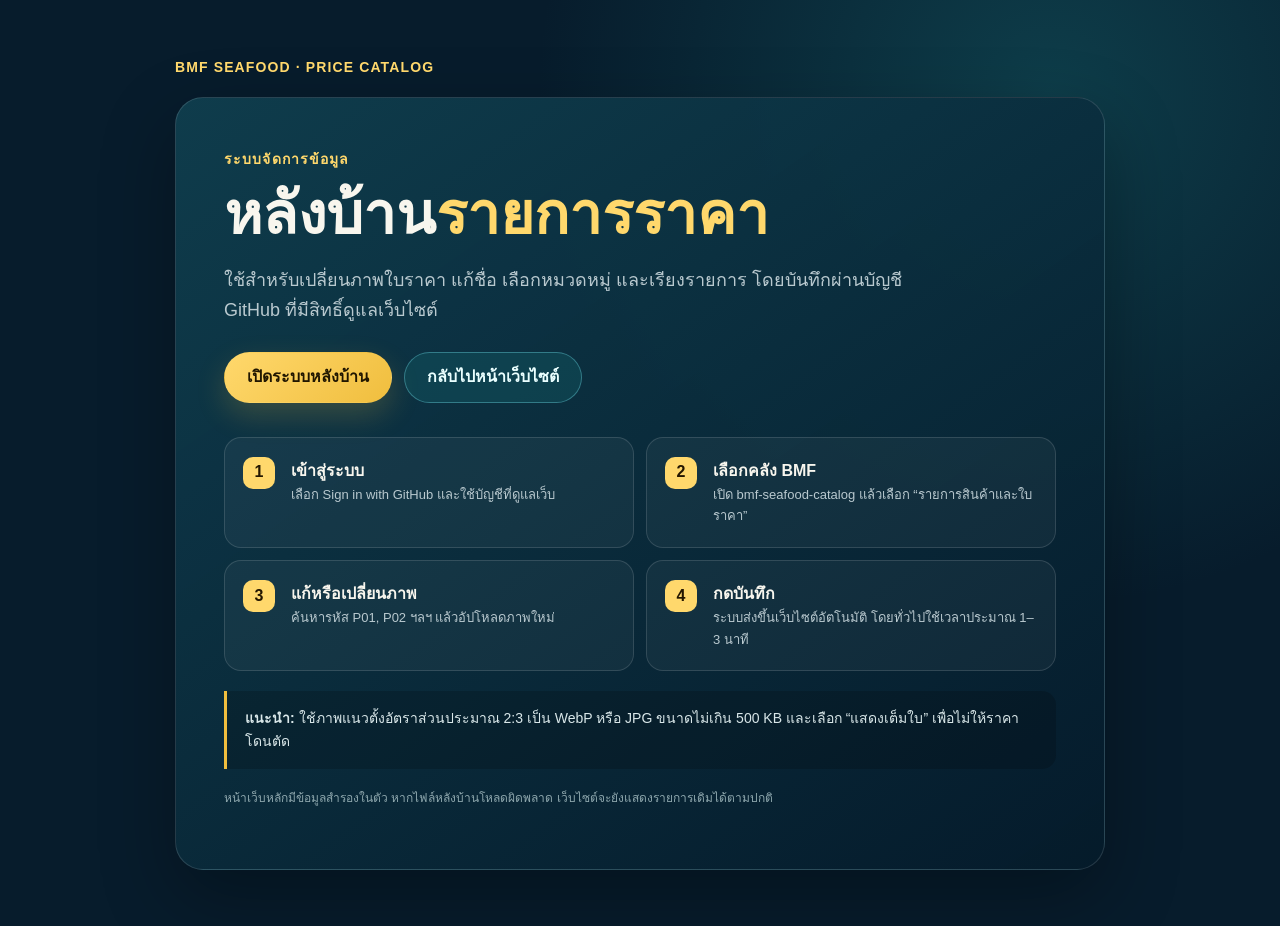
<file: admin.html>
<!doctype html>
<html lang="th">
<head>
  <meta charset="UTF-8">
  <meta name="viewport" content="width=device-width,initial-scale=1">
  <meta name="robots" content="noindex,nofollow">
  <meta name="theme-color" content="#071c2c">
  <title>หลังบ้านรายการราคา | BMF Seafood</title>
  <style>
    :root{--navy:#071c2c;--panel:#0d3042;--teal:#15616a;--gold:#f0be3e;--gold2:#ffd86c;--ink:#f8f6ee;--muted:#b9c9cf;--line:rgba(255,255,255,.13)}
    *{box-sizing:border-box}body{margin:0;min-height:100vh;color:var(--ink);background:radial-gradient(circle at 82% 10%,rgba(21,97,106,.48),transparent 32rem),var(--navy);font-family:"Noto Sans Thai","Leelawadee UI",Tahoma,sans-serif;line-height:1.65}.shell{width:min(930px,calc(100% - 32px));margin:auto;padding:56px 0}.brand{color:var(--gold2);font-size:14px;font-weight:900;letter-spacing:.08em}.card{margin-top:18px;padding:clamp(24px,5vw,48px);border:1px solid var(--line);border-radius:28px;background:linear-gradient(145deg,rgba(16,63,79,.92),rgba(5,27,43,.96));box-shadow:0 28px 75px rgba(0,0,0,.3)}h1{margin:.15em 0;font-size:clamp(35px,6vw,58px);line-height:1.15}h1 em{color:var(--gold2);font-style:normal}.lead{max-width:720px;color:var(--muted);font-size:18px}.actions{display:flex;flex-wrap:wrap;gap:12px;margin:27px 0 34px}.button{display:inline-flex;align-items:center;justify-content:center;min-height:50px;padding:11px 22px;border:1px solid transparent;border-radius:999px;text-decoration:none;font-weight:850}.primary{color:#201600;background:linear-gradient(135deg,var(--gold2),var(--gold));box-shadow:0 12px 30px rgba(240,190,62,.2)}.secondary{color:#eaffff;border-color:rgba(119,231,244,.35);background:rgba(21,97,106,.36)}.steps{display:grid;grid-template-columns:repeat(2,1fr);gap:12px;counter-reset:step}.step{position:relative;padding:20px 20px 20px 66px;border:1px solid var(--line);border-radius:17px;background:rgba(255,255,255,.045)}.step::before{counter-increment:step;content:counter(step);position:absolute;left:18px;top:19px;display:grid;place-items:center;width:32px;height:32px;border-radius:10px;color:#241700;background:var(--gold2);font-weight:900}.step strong,.step span{display:block}.step span{color:var(--muted);font-size:13px}.note{margin-top:20px;padding:16px 18px;border-left:3px solid var(--gold);border-radius:0 14px 14px 0;color:#d9e7e9;background:rgba(0,0,0,.18);font-size:14px}.foot{margin-top:20px;color:#8fa8ae;font-size:12px}@media(max-width:650px){.shell{padding:24px 0}.card{padding:24px 18px;border-radius:20px}.lead{font-size:16px}.actions{flex-direction:column}.button{width:100%}.steps{grid-template-columns:1fr}}
  </style>
</head>
<body>
  <main class="shell">
    <div class="brand">BMF SEAFOOD · PRICE CATALOG</div>
    <section class="card">
      <span class="brand">ระบบจัดการข้อมูล</span>
      <h1>หลังบ้าน<em>รายการราคา</em></h1>
      <p class="lead">ใช้สำหรับเปลี่ยนภาพใบราคา แก้ชื่อ เลือกหมวดหมู่ และเรียงรายการ โดยบันทึกผ่านบัญชี GitHub ที่มีสิทธิ์ดูแลเว็บไซต์</p>
      <div class="actions">
        <a class="button primary" href="https://app.pagescms.org/" target="_blank" rel="noopener">เปิดระบบหลังบ้าน</a>
        <a class="button secondary" href="https://price.bmf-seafood.com/">กลับไปหน้าเว็บไซต์</a>
      </div>
      <div class="steps">
        <div class="step"><strong>เข้าสู่ระบบ</strong><span>เลือก Sign in with GitHub และใช้บัญชีที่ดูแลเว็บ</span></div>
        <div class="step"><strong>เลือกคลัง BMF</strong><span>เปิด bmf-seafood-catalog แล้วเลือก “รายการสินค้าและใบราคา”</span></div>
        <div class="step"><strong>แก้หรือเปลี่ยนภาพ</strong><span>ค้นหารหัส P01, P02 ฯลฯ แล้วอัปโหลดภาพใหม่</span></div>
        <div class="step"><strong>กดบันทึก</strong><span>ระบบส่งขึ้นเว็บไซต์อัตโนมัติ โดยทั่วไปใช้เวลาประมาณ 1–3 นาที</span></div>
      </div>
      <div class="note"><strong>แนะนำ:</strong> ใช้ภาพแนวตั้งอัตราส่วนประมาณ 2:3 เป็น WebP หรือ JPG ขนาดไม่เกิน 500 KB และเลือก “แสดงเต็มใบ” เพื่อไม่ให้ราคาโดนตัด</div>
      <p class="foot">หน้าเว็บหลักมีข้อมูลสำรองในตัว หากไฟล์หลังบ้านโหลดผิดพลาด เว็บไซต์จะยังแสดงรายการเดิมได้ตามปกติ</p>
    </section>
  </main>
</body>
</html>
</file>
<file: seo-pages.css>
:root{--navy:#071c2c;--navy2:#0b2e49;--gold:#f0be3e;--cream:#fff8e8;--ink:#102331;--muted:#58707e;--line:#dbe5e9;--line-dark:rgba(255,255,255,.15);--green:#00b900}*{box-sizing:border-box}html{scroll-behavior:smooth}body{margin:0;color:var(--ink);background:#f7fafb;font-family:"Noto Sans Thai","Leelawadee UI",Tahoma,sans-serif;line-height:1.72}a{color:#075d87}.shell{width:min(1080px,calc(100% - 32px));margin-inline:auto}.site-header{background:var(--navy);color:white;border-bottom:1px solid var(--line-dark)}.header-inner{min-height:76px;display:flex;align-items:center;justify-content:space-between;gap:22px}.brand{color:white;text-decoration:none;font-weight:900;font-size:20px}.brand span{display:block;color:#b8d0db;font-size:12px;font-weight:500}.header-nav{display:flex;align-items:center;gap:17px}.header-nav a{color:#eaf5f7;text-decoration:none;font-weight:700}.line-button,.cta{display:inline-flex;align-items:center;justify-content:center;min-height:46px;padding:10px 20px;border-radius:999px;background:var(--green);color:white!important;text-decoration:none!important;font-weight:900}.hero{padding:68px 0 54px;color:white;background:radial-gradient(circle at 85% 10%,rgba(240,190,62,.22),transparent 23rem),linear-gradient(145deg,var(--navy),var(--navy2))}.eyebrow{color:#ffe083;font-size:13px;font-weight:900;letter-spacing:.07em}.hero h1{max-width:860px;margin:.22em 0;font-size:clamp(38px,6vw,64px);line-height:1.14}.hero p{max-width:800px;color:#d7e8ec;font-size:18px}.breadcrumbs{padding-top:20px;font-size:13px}.breadcrumbs a{color:#b9dce8}.content{display:grid;grid-template-columns:minmax(0,1fr) 290px;gap:42px;padding:52px 0 70px}.article{min-width:0}.article h2{margin:1.45em 0 .45em;color:#0a3853;font-size:clamp(26px,4vw,36px);line-height:1.25}.article h2:first-child{margin-top:0}.article h3{margin-top:1.3em;color:#174c68}.article p,.article li{font-size:17px}.article ul,.article ol{padding-left:1.3em}.product-list{display:grid;grid-template-columns:repeat(2,minmax(0,1fr));gap:13px;padding:0;list-style:none}.product-list li{padding:15px 16px;border:1px solid var(--line);border-radius:14px;background:white}.notice{padding:18px 20px;border-left:5px solid var(--gold);border-radius:12px;background:var(--cream)}.side-card{position:sticky;top:20px;padding:23px;border-radius:20px;color:white;background:var(--navy)}.side-card h2{margin-top:0;font-size:24px}.side-card p{color:#c7dce2;font-size:15px}.side-card .cta{width:100%;margin:6px 0}.side-card a:not(.cta){color:#ffe083}.link-grid{display:grid;grid-template-columns:repeat(2,minmax(0,1fr));gap:12px}.link-grid a{padding:15px;border:1px solid var(--line);border-radius:12px;background:white;text-decoration:none;font-weight:750}.faq details{margin:10px 0;padding:16px 18px;border:1px solid var(--line);border-radius:13px;background:white}.faq summary{cursor:pointer;font-weight:850}.footer{padding:34px 0;color:#c6dae0;background:#04131e}.footer-inner{display:flex;justify-content:space-between;gap:28px}.footer a{color:white}.mobile-line{display:none}@media(max-width:800px){.header-nav a:not(.line-button){display:none}.content{grid-template-columns:1fr}.side-card{position:static}.product-list,.link-grid{grid-template-columns:1fr}.footer-inner{display:block}.mobile-line{display:flex;position:fixed;z-index:20;left:12px;right:12px;bottom:12px;box-shadow:0 9px 28px rgba(0,0,0,.35)}}
</file>
